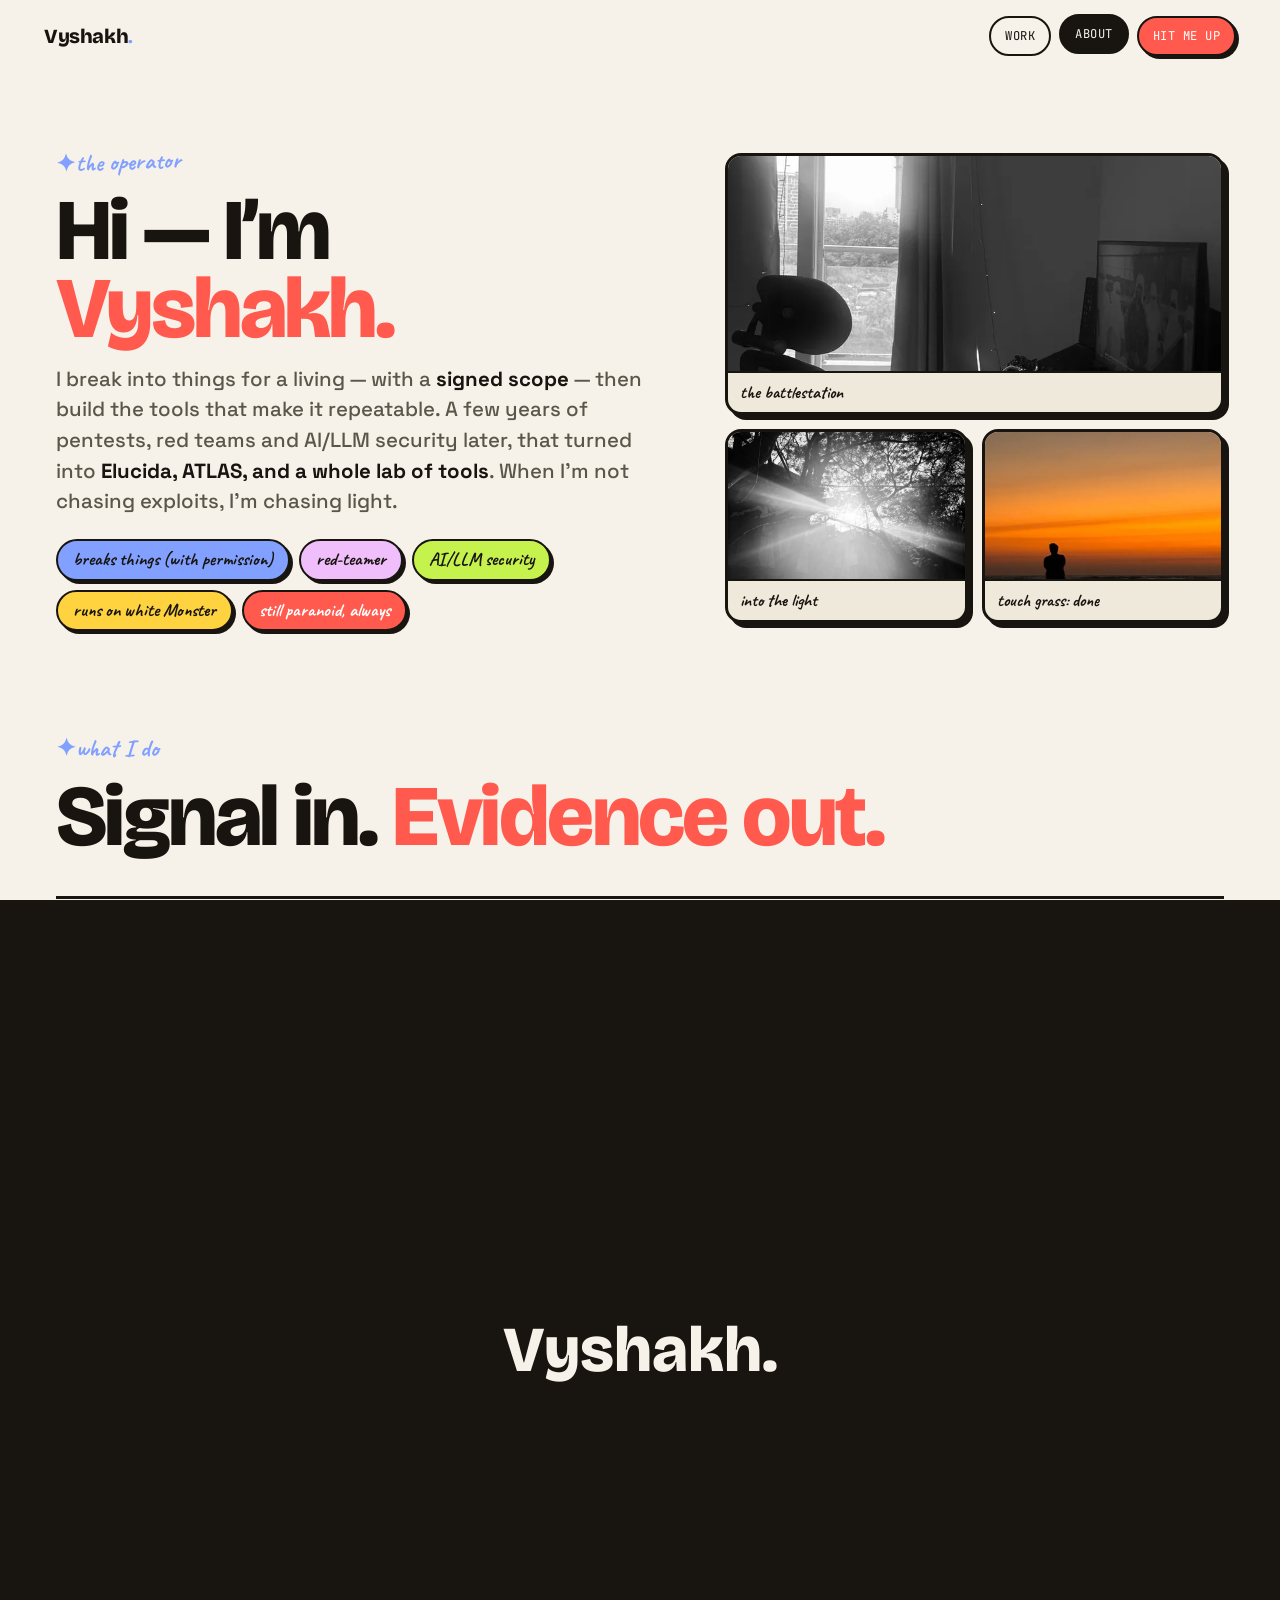
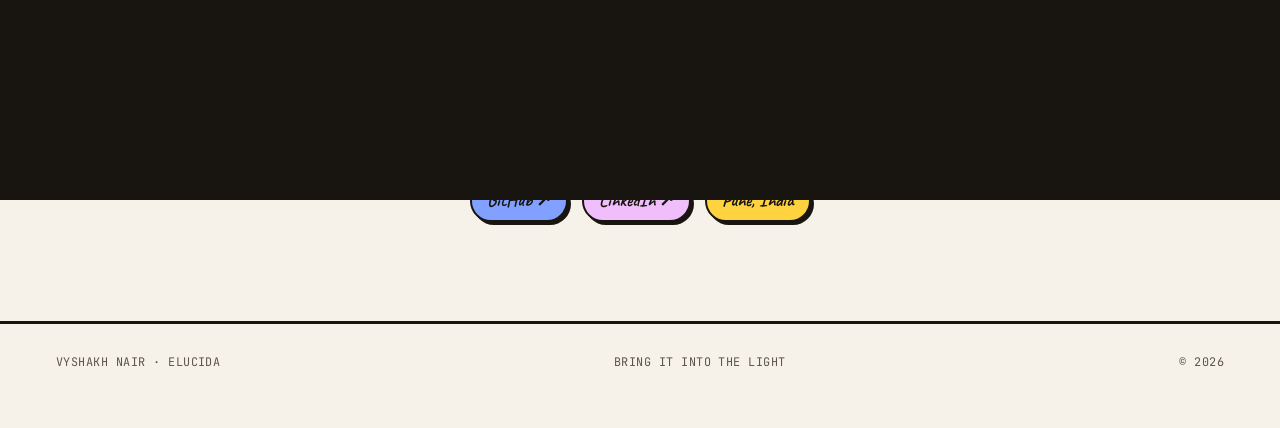
<file: about.html>
<!DOCTYPE html><html lang="en"><head>
<meta charset="UTF-8"><meta name="viewport" content="width=device-width, initial-scale=1">
<title>About — Vyshakh Nair</title><meta name="description" content="Vyshakh Nair — offensive security engineer in Pune, India. Red-teamer, AI/LLM security, builder of the Elucida suite and ATLAS.">
<link rel="preconnect" href="https://fonts.googleapis.com"><link rel="preconnect" href="https://fonts.gstatic.com" crossorigin>
<link href="https://fonts.googleapis.com/css2?family=Bricolage+Grotesque:opsz,wght@12..96,600;12..96,700;12..96,800&family=Space+Grotesk:wght@400;500;600;700&family=Caveat:wght@600;700&family=JetBrains+Mono:wght@500;700&display=swap" rel="stylesheet">
<link rel="stylesheet" href="css/site.css?v=2">
<link rel="icon" href="data:image/svg+xml,<svg xmlns='http://www.w3.org/2000/svg' viewBox='0 0 100 100'><text y='.9em' font-size='90'>&#9670;</text></svg>">
</head><body>
<div class="veil"><span class="veil__w">Vyshakh.</span></div><header class="nav">
  <a href="index.html" class="nav__brand">Vyshakh<b>.</b></a>
  <nav class="nav__links">
    
    <a href="index.html#work">Work</a>
    <a href="about.html" aria-current="page">About</a>
    <a href="mailto:vyshakhg04@gmail.com" class="cta">Hit me up</a>
  </nav>
</header>
<section class="sec" style="padding-top:clamp(120px,16vh,180px)">
  <div class="about">
    <div class="rv">
      <div class="eyebrow">the operator</div>
      <h2 class="h2">Hi &mdash; I&rsquo;m <em>Vyshakh.</em></h2>
      <p class="about__p">I break into things for a living &mdash; with a <b>signed scope</b> &mdash; then build the tools that make it repeatable. A few years of pentests, red teams and AI/LLM security later, that turned into <b>Elucida, ATLAS, and a whole lab of tools</b>. When I&rsquo;m not chasing exploits, I&rsquo;m chasing light.</p>
      <ul class="traits">
        <li class="badge blue">breaks things (with permission)</li><li class="badge lilac">red-teamer</li>
        <li class="badge lime">AI/LLM security</li><li class="badge sun">runs on white Monster</li><li class="badge coral">still paranoid, always</li>
      </ul>
    </div>
    <div class="crew rv" data-d="1">
      <figure><img src="assets/photos/desk.webp" alt="" loading="lazy"><figcaption>the battlestation</figcaption></figure>
      <figure><img src="assets/photos/light.webp" alt="" loading="lazy"><figcaption>into the light</figcaption></figure>
      <figure><img src="assets/photos/sunset.webp" alt="" loading="lazy"><figcaption>touch grass: done</figcaption></figure>
    </div>
  </div>
</section>
<section class="sec" id="services" style="padding-top:0">
  <div class="eyebrow rv">what I do</div>
  <h2 class="h2 rv" data-d="1">Signal in. <em>Evidence out.</em></h2>
  <div class="svc rv" data-d="1">
    <div class="srow"><span class="srow__n">01</span><span class="srow__t">Ingest</span><span class="srow__d">Repos, images, cloud roles, gateways and vendor docs &mdash; one asset graph.</span></div>
    <div class="srow"><span class="srow__n">02</span><span class="srow__t">Reason</span><span class="srow__d">Deterministic rules plus an AI loop that plans, chains and correlates.</span></div>
    <div class="srow"><span class="srow__n">03</span><span class="srow__t">Score</span><span class="srow__d">Calibrated confidence, cross-signal corroboration, no black boxes.</span></div>
    <div class="srow"><span class="srow__n">04</span><span class="srow__t">Prove</span><span class="srow__d">A report, a VEX decision, or an examiner-defensible trace.</span></div>
  </div>
</section>
<section class="sec contact">
  <h2 class="contact__big rv">Let&rsquo;s <em>build something.</em></h2>
  <a class="contact__mail rv" data-d="1" href="mailto:vyshakhg04@gmail.com">vyshakhg04@gmail.com</a>
  <div class="contact__row rv" data-d="2"><a class="badge blue" href="https://github.com/VyshakhNaiR" target="_blank" rel="noopener">GitHub &#8599;</a><a class="badge lilac" href="https://www.linkedin.com/in/vyshakh-nair-763127131/" target="_blank" rel="noopener">LinkedIn &#8599;</a><span class="badge sun">Pune, India</span></div>
</section>
<footer class="footer"><span>Vyshakh Nair &middot; Elucida</span><span>bring it into the light</span><span>&copy; 2026</span></footer>
<script src="js/site.js?v=2"></script></body></html>
</file>
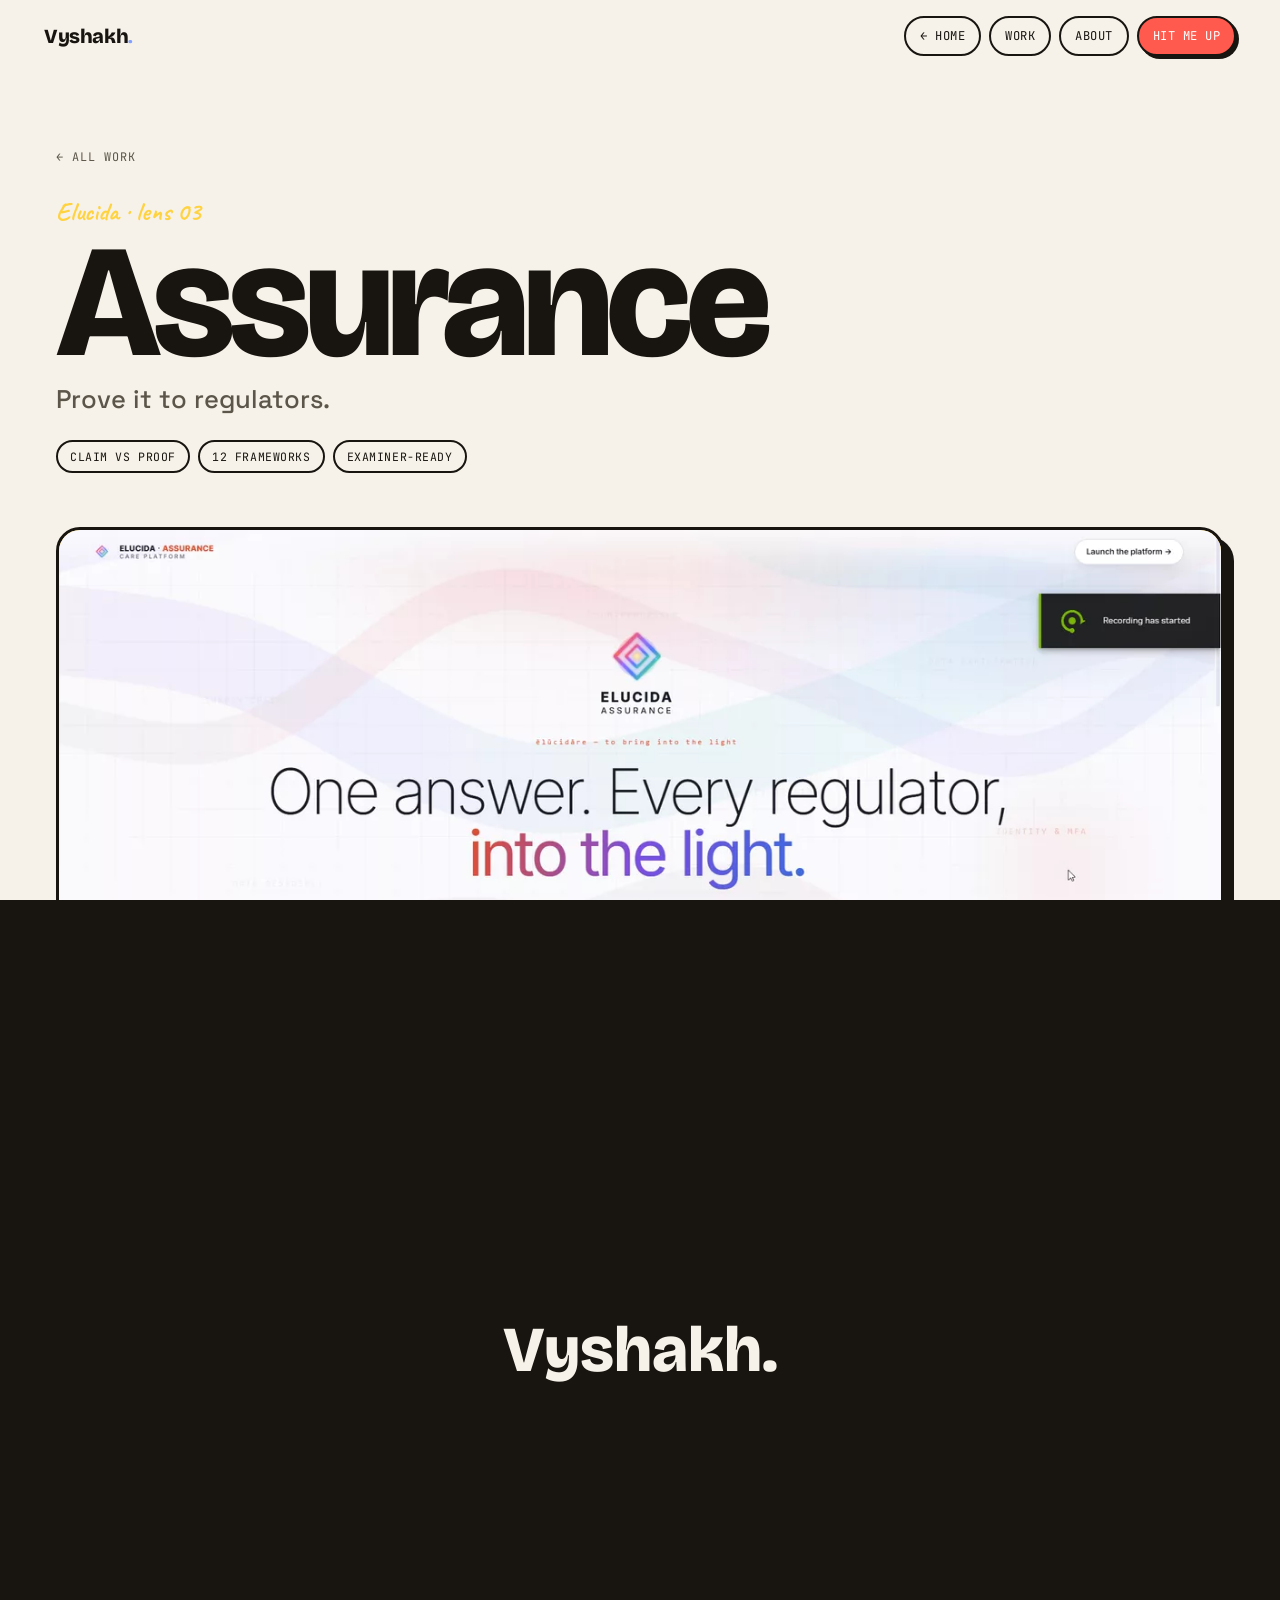
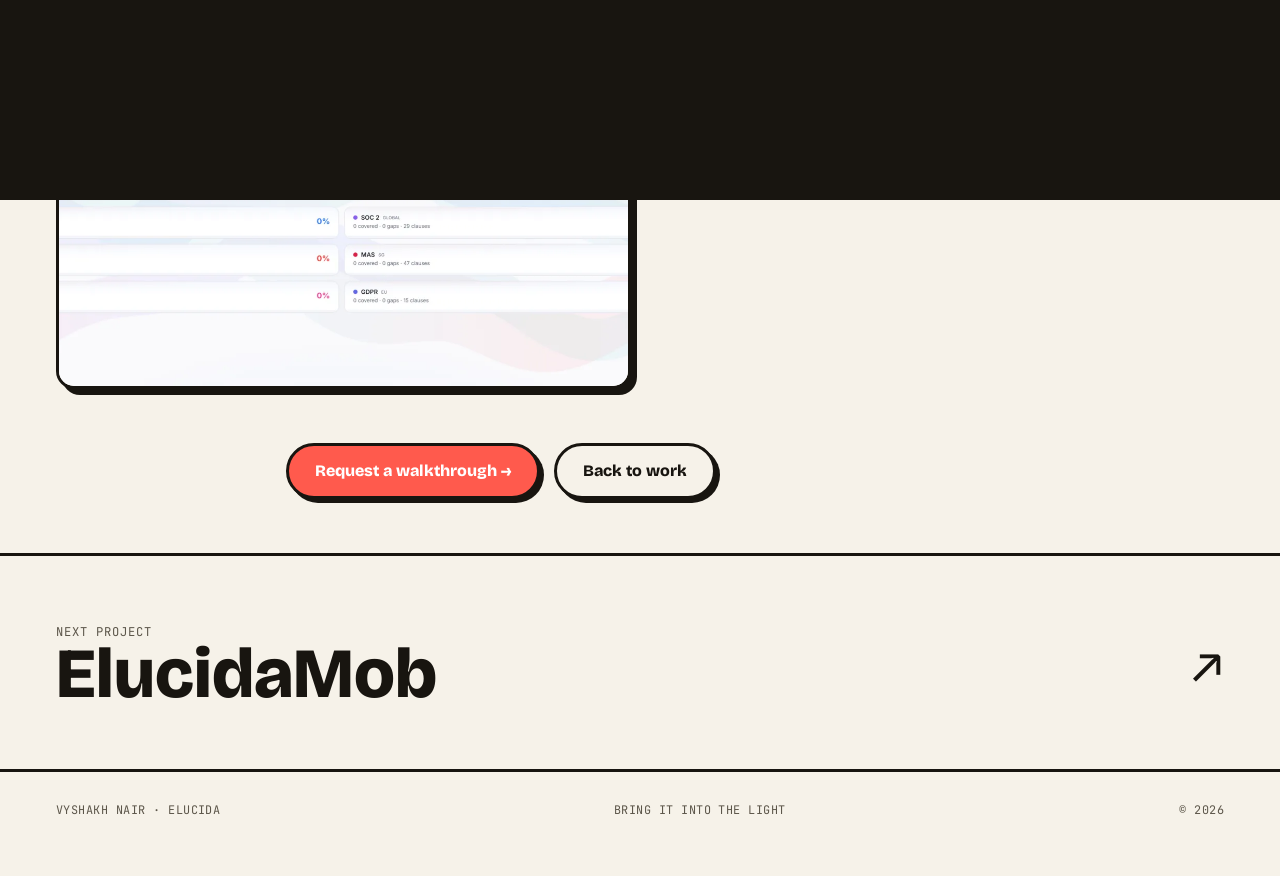
<file: work/assurance.html>
<!DOCTYPE html><html lang="en"><head>
<meta charset="UTF-8"><meta name="viewport" content="width=device-width, initial-scale=1">
<title>Assurance — Vyshakh Nair</title><meta name="description" content="Assurance — Prove it to regulators.">
<link rel="preconnect" href="https://fonts.googleapis.com"><link rel="preconnect" href="https://fonts.gstatic.com" crossorigin>
<link href="https://fonts.googleapis.com/css2?family=Bricolage+Grotesque:opsz,wght@12..96,600;12..96,700;12..96,800&family=Space+Grotesk:wght@400;500;600;700&family=Caveat:wght@600;700&family=JetBrains+Mono:wght@500;700&display=swap" rel="stylesheet">
<link rel="stylesheet" href="../css/site.css?v=2">
<link rel="icon" href="data:image/svg+xml,<svg xmlns='http://www.w3.org/2000/svg' viewBox='0 0 100 100'><text y='.9em' font-size='90'>&#9670;</text></svg>">
</head><body>
<div class="veil"><span class="veil__w">Vyshakh.</span></div><header class="nav">
  <a href="../index.html" class="nav__brand">Vyshakh<b>.</b></a>
  <nav class="nav__links">
    <a href="../index.html" class="back">&larr; Home</a>
    <a href="../index.html#work">Work</a>
    <a href="../about.html">About</a>
    <a href="mailto:vyshakhg04@gmail.com" class="cta">Hit me up</a>
  </nav>
</header>
<article style="--pc:#ffd23f">
  <section class="phero">
    <a class="phero__back" href="../index.html#work">&larr; all work</a>
    <div class="phero__k">Elucida &middot; lens 03</div>
    <h1 class="phero__name">Assurance</h1>
    <p class="phero__line">Prove it to regulators.</p>
    <div class="phero__tags"><span>claim vs proof</span><span>12 frameworks</span><span>examiner-ready</span></div>
  </section>
  <div class="pmedia rv"><div class="pmedia__frame"><video data-lazy loop muted playsinline preload="none" poster="../assets/assurance/welcome-new-poster.webp"><source src="../assets/assurance/welcome-new.mp4" type="video/mp4"></video></div></div>
  <div class="pbody rv"><h2>The idea</h2><p>Reads a vendor&rsquo;s evidence, judges every claim against the proof, and crosswalks each verdict across the security and regulatory frameworks that matter.</p><h2>The output</h2><p>Explainable, examiner-defensible results: what, where, why, and how to fix &mdash; a report, a VEX decision, or a trace you can hand to an auditor.</p></div>
  <div class="pgallery rv"><figure><img src="../assets/assurance/coverage.webp" alt="" loading="lazy"></figure></div>
  <div class="pcta rv"><a class="btn btn--p" href="mailto:vyshakhg04@gmail.com?subject=Elucida%20Assurance">Request a walkthrough &rarr;</a><a class="btn btn--g" href="../index.html#work">Back to work</a></div>
  <nav class="pnext">
    <a href="elucidamob.html"><span><span class="pnext__l">Next project</span><br><span class="pnext__n">ElucidaMob</span></span><span class="pnext__x">&#8599;</span></a>
  </nav>
</article>
<footer class="footer"><span>Vyshakh Nair &middot; Elucida</span><span>bring it into the light</span><span>&copy; 2026</span></footer>
<script src="../js/site.js?v=2"></script></body></html>
</file>
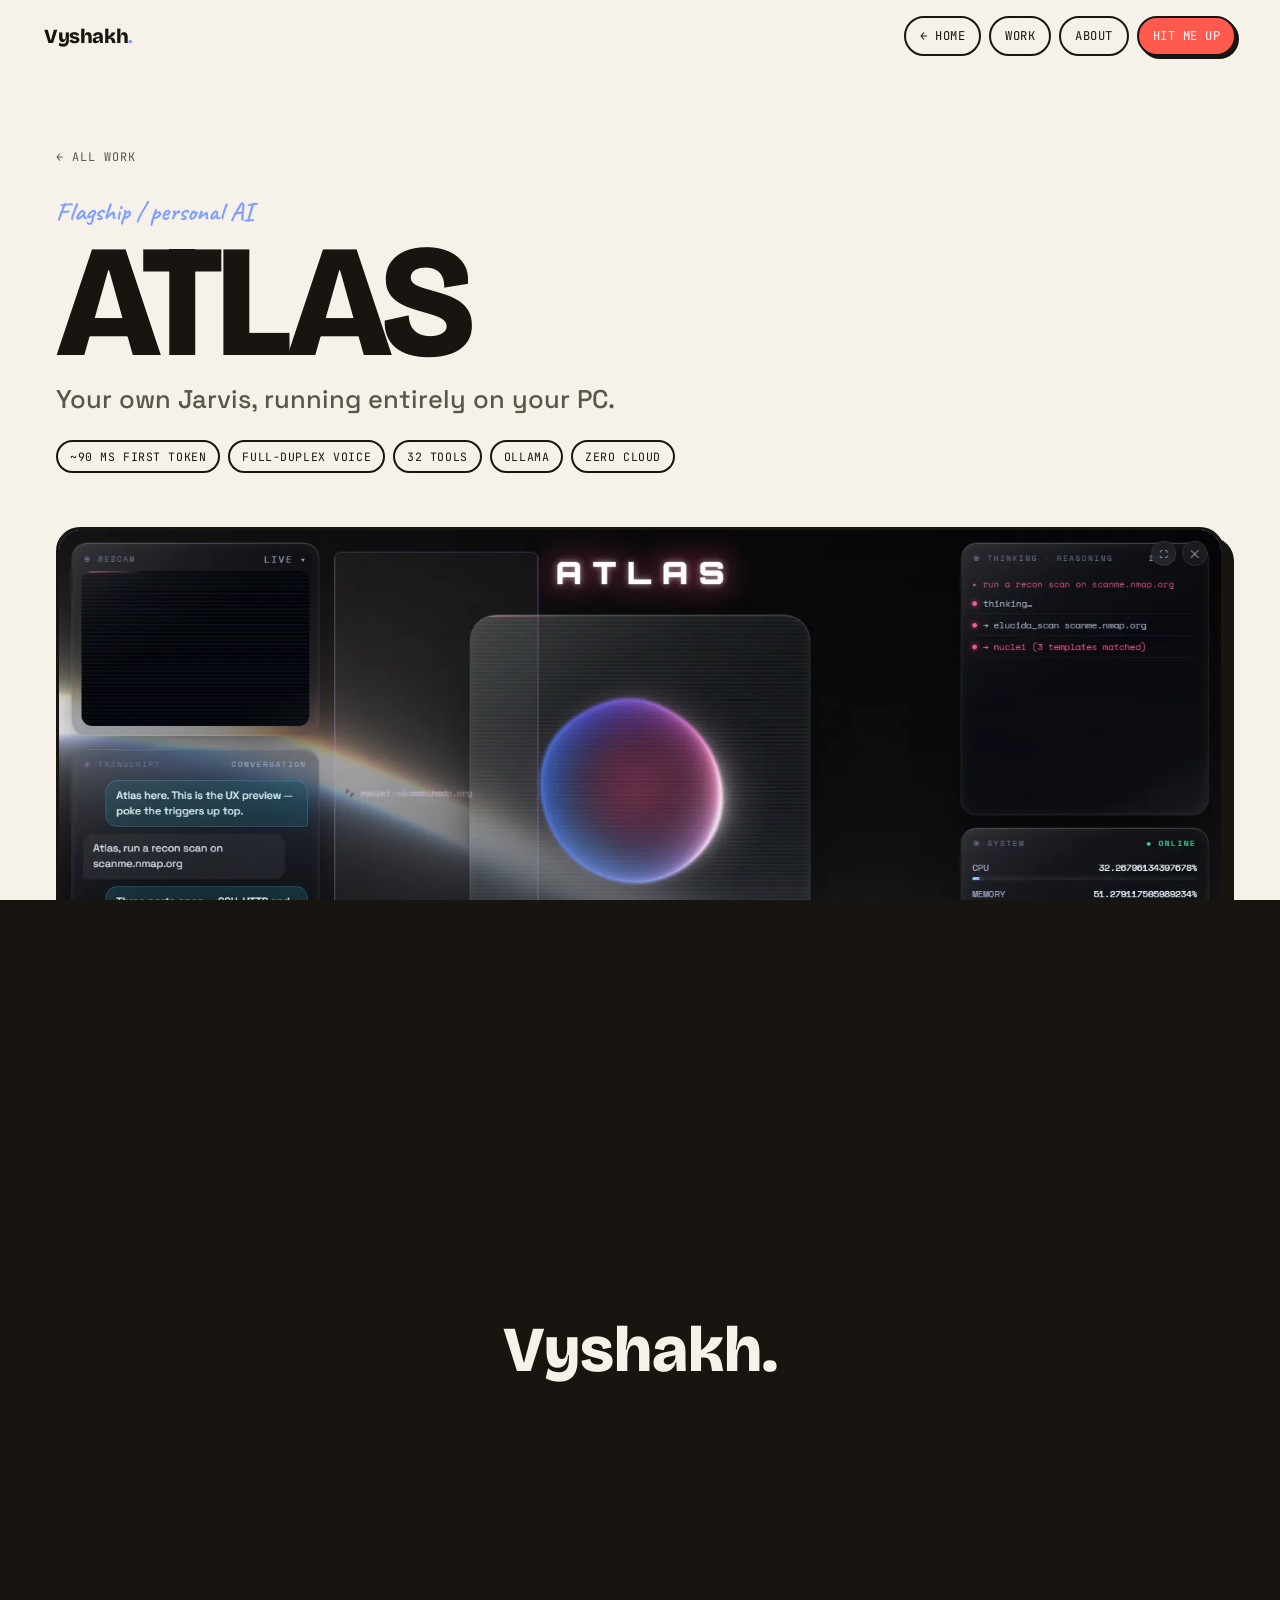
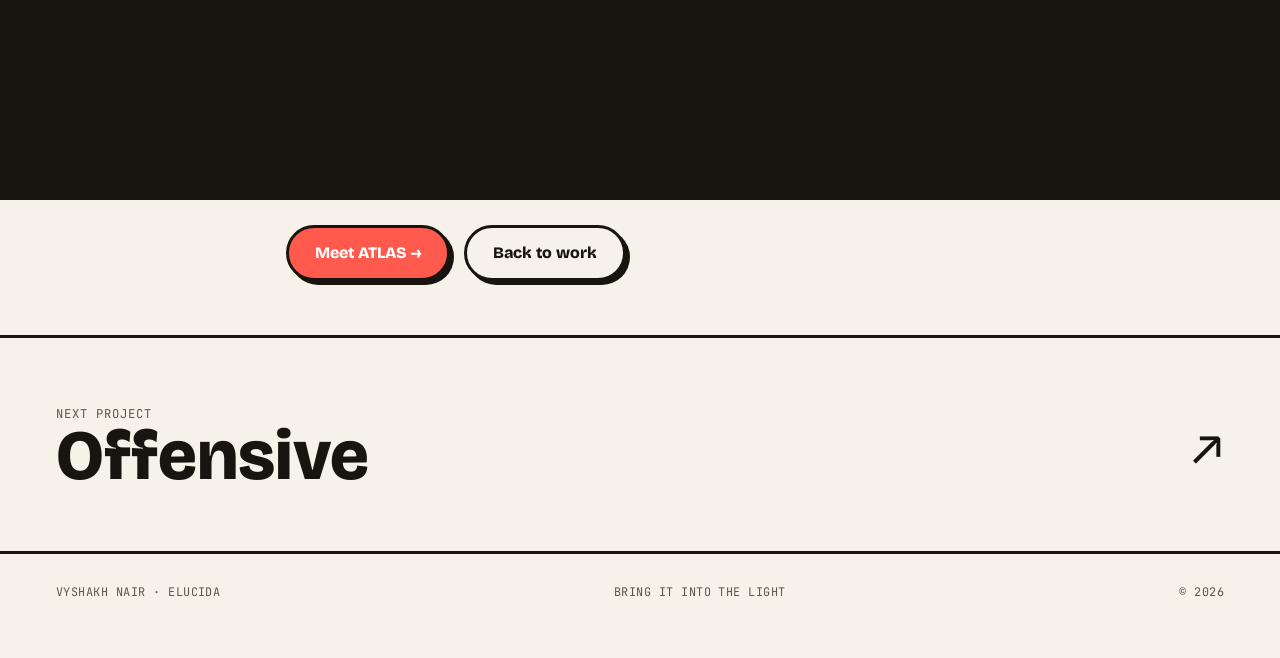
<file: work/atlas.html>
<!DOCTYPE html><html lang="en"><head>
<meta charset="UTF-8"><meta name="viewport" content="width=device-width, initial-scale=1">
<title>ATLAS — Vyshakh Nair</title><meta name="description" content="ATLAS — Your own Jarvis, running entirely on your PC.">
<link rel="preconnect" href="https://fonts.googleapis.com"><link rel="preconnect" href="https://fonts.gstatic.com" crossorigin>
<link href="https://fonts.googleapis.com/css2?family=Bricolage+Grotesque:opsz,wght@12..96,600;12..96,700;12..96,800&family=Space+Grotesk:wght@400;500;600;700&family=Caveat:wght@600;700&family=JetBrains+Mono:wght@500;700&display=swap" rel="stylesheet">
<link rel="stylesheet" href="../css/site.css?v=2">
<link rel="icon" href="data:image/svg+xml,<svg xmlns='http://www.w3.org/2000/svg' viewBox='0 0 100 100'><text y='.9em' font-size='90'>&#9670;</text></svg>">
</head><body>
<div class="veil"><span class="veil__w">Vyshakh.</span></div><header class="nav">
  <a href="../index.html" class="nav__brand">Vyshakh<b>.</b></a>
  <nav class="nav__links">
    <a href="../index.html" class="back">&larr; Home</a>
    <a href="../index.html#work">Work</a>
    <a href="../about.html">About</a>
    <a href="mailto:vyshakhg04@gmail.com" class="cta">Hit me up</a>
  </nav>
</header>
<article style="--pc:#82a0ff">
  <section class="phero">
    <a class="phero__back" href="../index.html#work">&larr; all work</a>
    <div class="phero__k">Flagship / personal AI</div>
    <h1 class="phero__name">ATLAS</h1>
    <p class="phero__line">Your own Jarvis, running entirely on your PC.</p>
    <div class="phero__tags"><span>~90 ms first token</span><span>full-duplex voice</span><span>32 tools</span><span>Ollama</span><span>zero cloud</span></div>
  </section>
  <div class="pmedia rv"><div class="pmedia__frame"><img src="../assets/atlas/cockpit.webp" alt="ATLAS"></div></div>
  <div class="pbody rv"><h2>What it is</h2><p>ATLAS is a fully-local, voice-activated AI companion &mdash; a real personality with real hands and real memory. You just talk to it. The brain, speech, vision and memory all run on your own GPU. <b>No cloud, no API keys, nothing leaves the machine.</b></p><h2>Why it feels alive</h2><p>Full-duplex voice with real barge-in &mdash; interrupt it mid-sentence. It carries memory across sessions, reads your webcam and your screen, and actually operates the machine: types, clicks buttons by name, launches apps, drives its own browser. Measured at ~90 ms to first token and ~88 ms to first audio on a single RTX 5060 Ti.</p></div>
  
  <div class="pcta rv"><a class="btn btn--p" href="mailto:vyshakhg04@gmail.com?subject=ATLAS">Meet ATLAS &rarr;</a><a class="btn btn--g" href="../index.html#work">Back to work</a></div>
  <nav class="pnext">
    <a href="offensive.html"><span><span class="pnext__l">Next project</span><br><span class="pnext__n">Offensive</span></span><span class="pnext__x">&#8599;</span></a>
  </nav>
</article>
<footer class="footer"><span>Vyshakh Nair &middot; Elucida</span><span>bring it into the light</span><span>&copy; 2026</span></footer>
<script src="../js/site.js?v=2"></script></body></html>
</file>
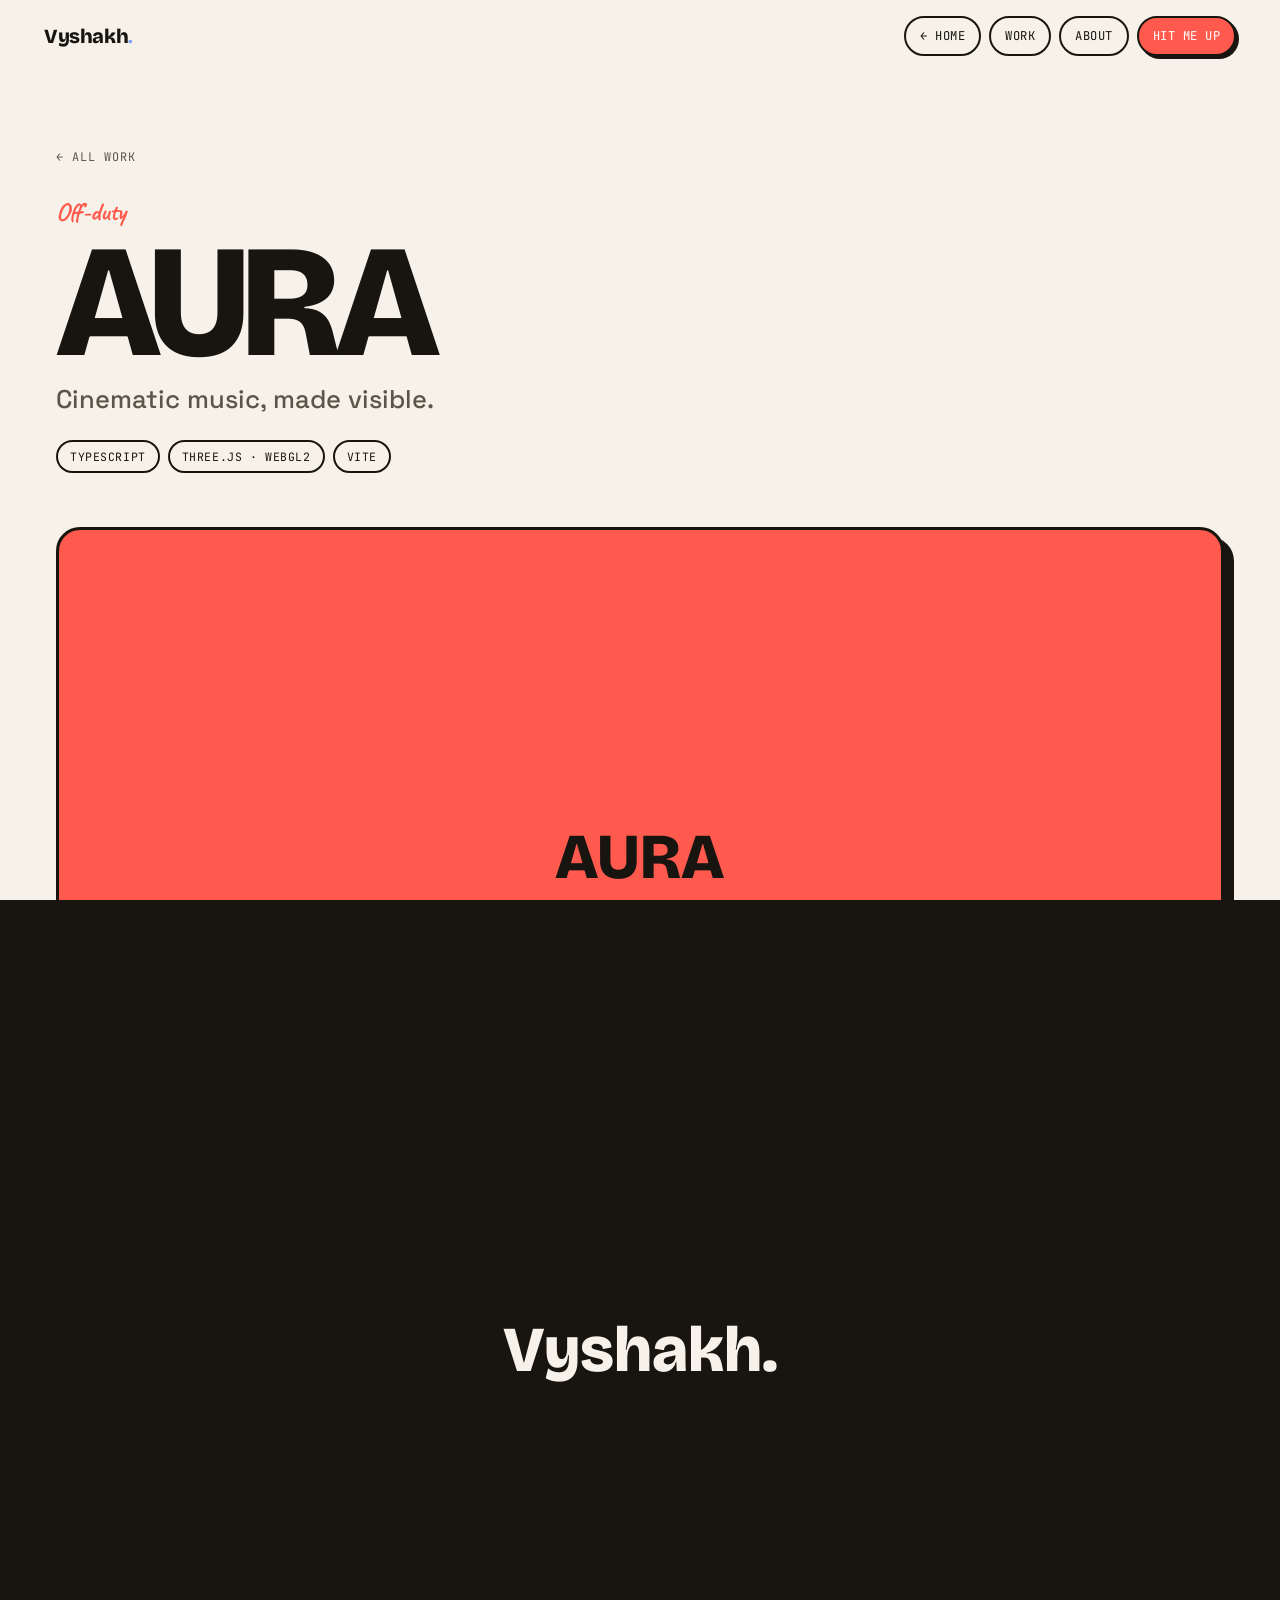
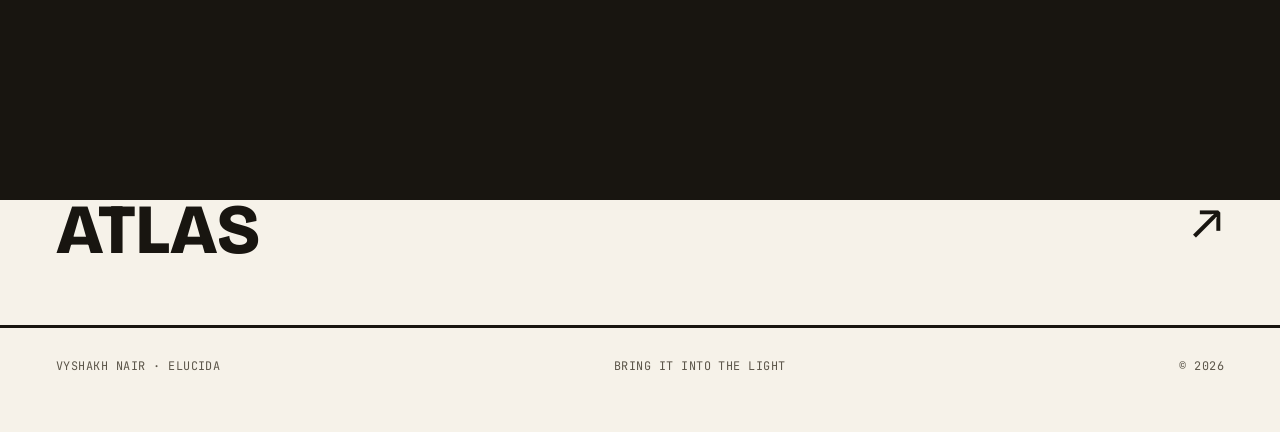
<file: work/aura.html>
<!DOCTYPE html><html lang="en"><head>
<meta charset="UTF-8"><meta name="viewport" content="width=device-width, initial-scale=1">
<title>AURA — Vyshakh Nair</title><meta name="description" content="AURA — Cinematic music, made visible.">
<link rel="preconnect" href="https://fonts.googleapis.com"><link rel="preconnect" href="https://fonts.gstatic.com" crossorigin>
<link href="https://fonts.googleapis.com/css2?family=Bricolage+Grotesque:opsz,wght@12..96,600;12..96,700;12..96,800&family=Space+Grotesk:wght@400;500;600;700&family=Caveat:wght@600;700&family=JetBrains+Mono:wght@500;700&display=swap" rel="stylesheet">
<link rel="stylesheet" href="../css/site.css?v=2">
<link rel="icon" href="data:image/svg+xml,<svg xmlns='http://www.w3.org/2000/svg' viewBox='0 0 100 100'><text y='.9em' font-size='90'>&#9670;</text></svg>">
</head><body>
<div class="veil"><span class="veil__w">Vyshakh.</span></div><header class="nav">
  <a href="../index.html" class="nav__brand">Vyshakh<b>.</b></a>
  <nav class="nav__links">
    <a href="../index.html" class="back">&larr; Home</a>
    <a href="../index.html#work">Work</a>
    <a href="../about.html">About</a>
    <a href="mailto:vyshakhg04@gmail.com" class="cta">Hit me up</a>
  </nav>
</header>
<article style="--pc:#ff5a4d">
  <section class="phero">
    <a class="phero__back" href="../index.html#work">&larr; all work</a>
    <div class="phero__k">Off-duty</div>
    <h1 class="phero__name">AURA</h1>
    <p class="phero__line">Cinematic music, made visible.</p>
    <div class="phero__tags"><span>TypeScript</span><span>three.js &middot; WebGL2</span><span>Vite</span></div>
  </section>
  <div class="pmedia rv"><div class="pmedia__frame"><div class="mono">AURA</div></div></div>
  <div class="pbody rv"><h2>What it is</h2><p>A real-time, beat-synced WebGL visualizer that listens to the actual audio &mdash; so it works with any streaming service.</p><h2>The craft</h2><p>Browser FFT, onset detection and BPM tracking, painted from the album-art palette. Built for the fun of it.</p></div>
  
  <div class="pcta rv"><a class="btn btn--p" href="https://github.com/VyshakhNaiR/aura" target="_blank" rel="noopener">View on GitHub &#8599;</a><a class="btn btn--g" href="../index.html#work">Back to work</a></div>
  <nav class="pnext">
    <a href="atlas.html"><span><span class="pnext__l">Next project</span><br><span class="pnext__n">ATLAS</span></span><span class="pnext__x">&#8599;</span></a>
  </nav>
</article>
<footer class="footer"><span>Vyshakh Nair &middot; Elucida</span><span>bring it into the light</span><span>&copy; 2026</span></footer>
<script src="../js/site.js?v=2"></script></body></html>
</file>
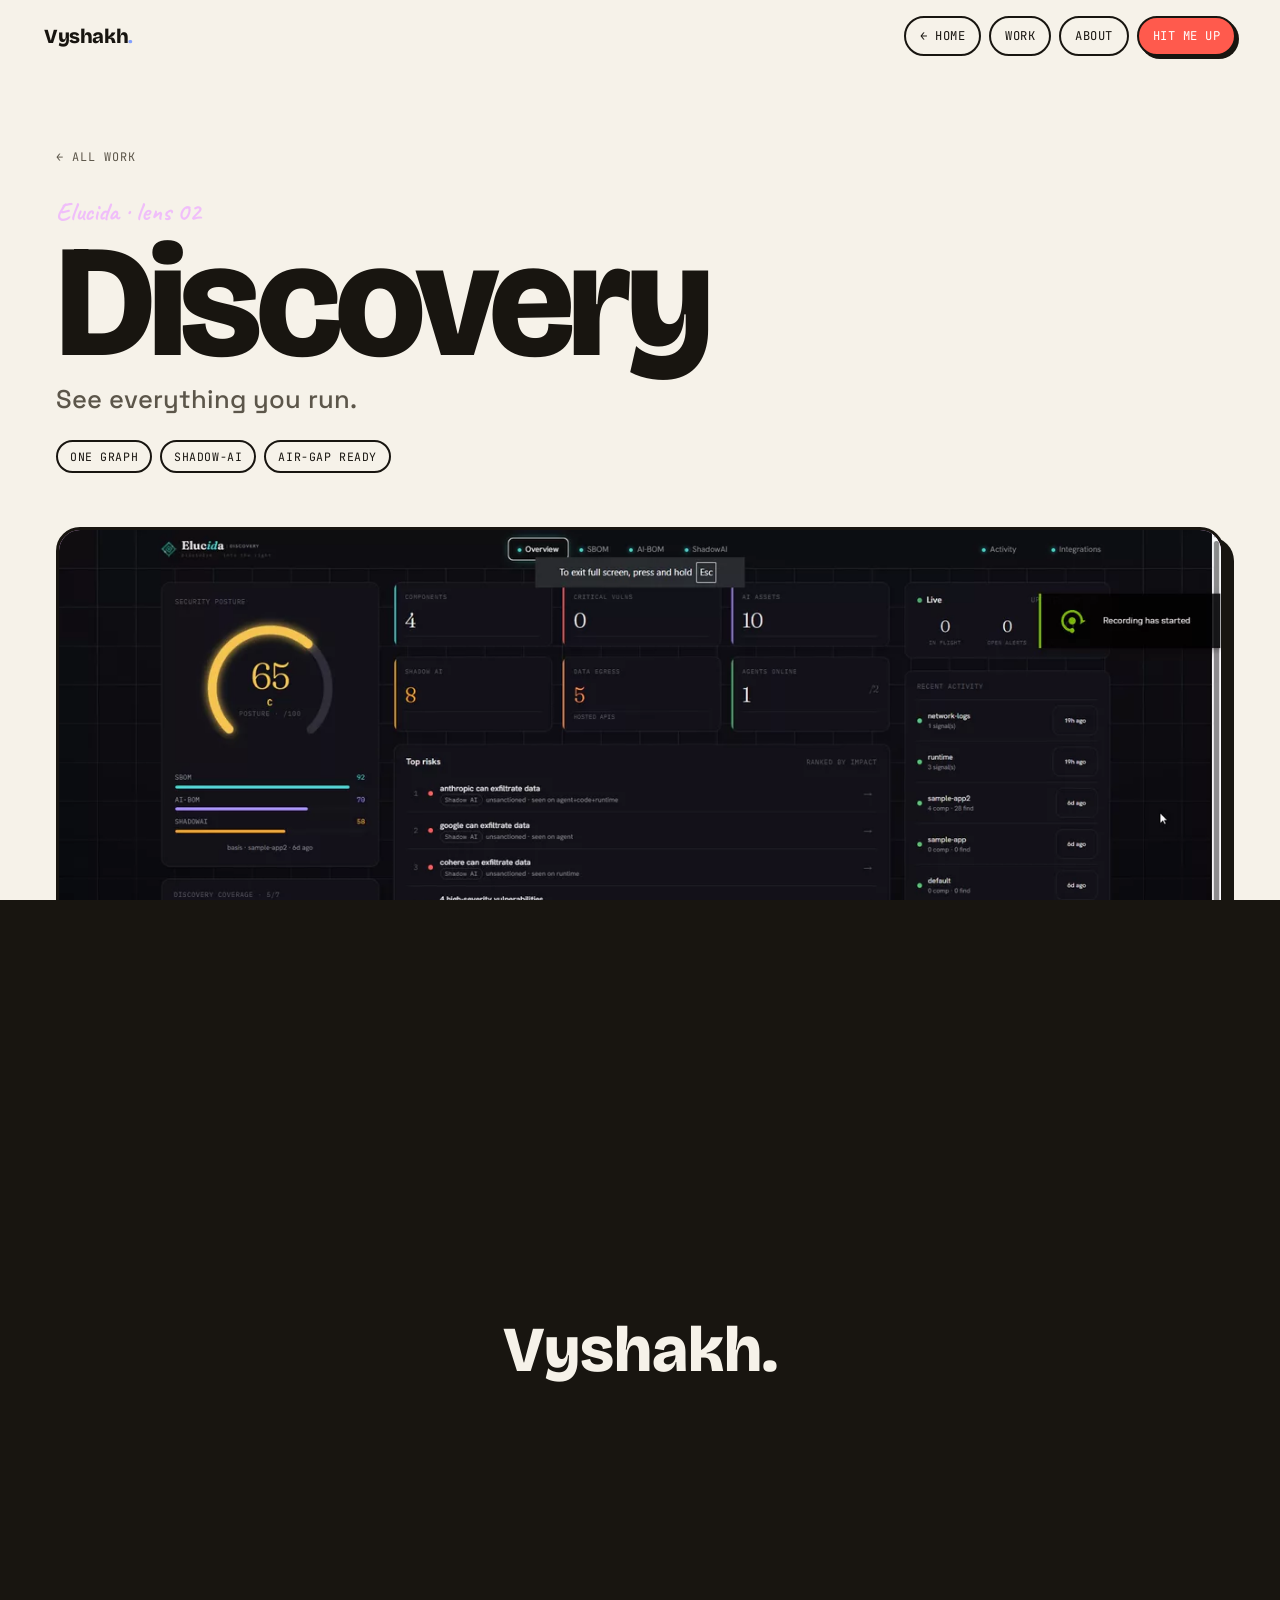
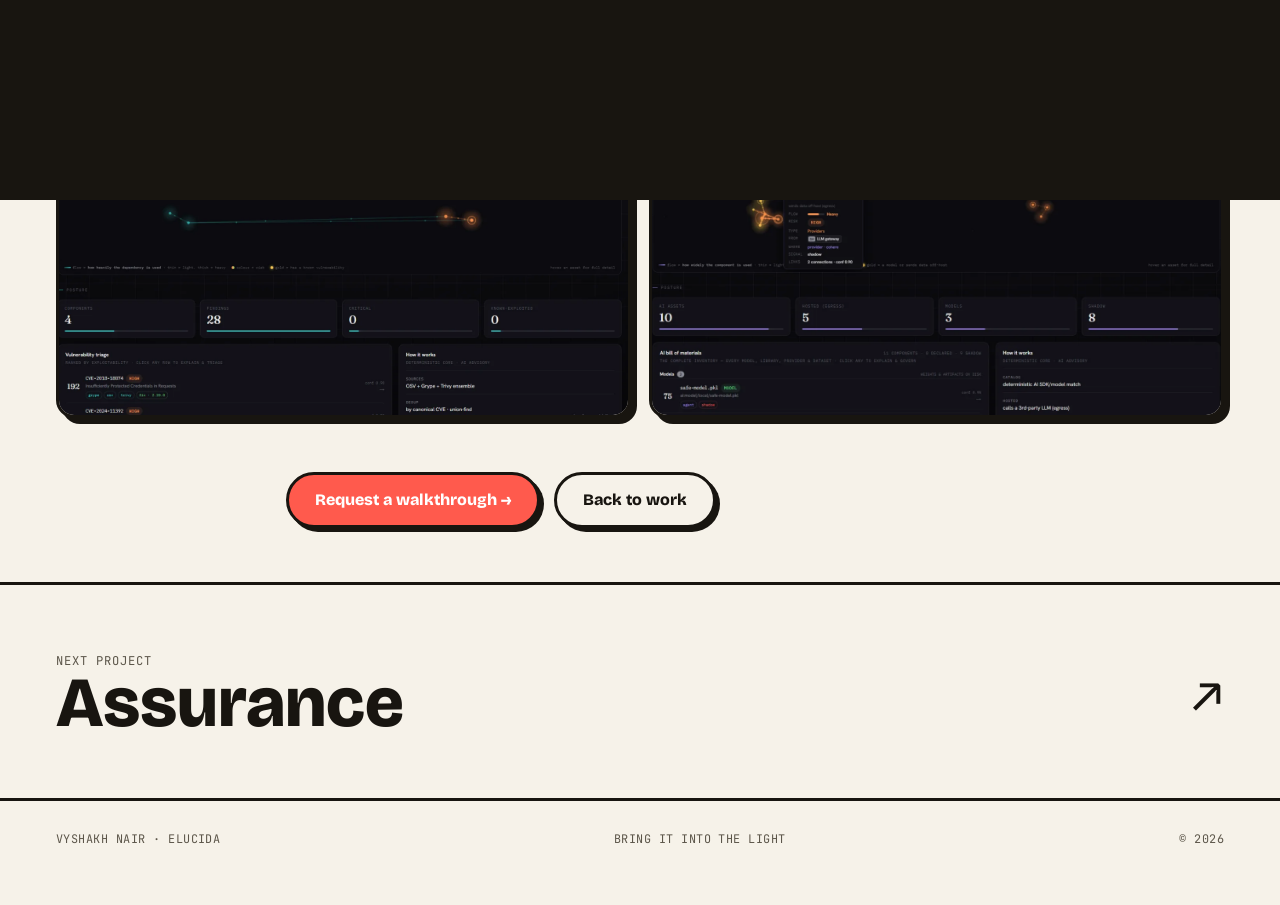
<file: work/discovery.html>
<!DOCTYPE html><html lang="en"><head>
<meta charset="UTF-8"><meta name="viewport" content="width=device-width, initial-scale=1">
<title>Discovery — Vyshakh Nair</title><meta name="description" content="Discovery — See everything you run.">
<link rel="preconnect" href="https://fonts.googleapis.com"><link rel="preconnect" href="https://fonts.gstatic.com" crossorigin>
<link href="https://fonts.googleapis.com/css2?family=Bricolage+Grotesque:opsz,wght@12..96,600;12..96,700;12..96,800&family=Space+Grotesk:wght@400;500;600;700&family=Caveat:wght@600;700&family=JetBrains+Mono:wght@500;700&display=swap" rel="stylesheet">
<link rel="stylesheet" href="../css/site.css?v=2">
<link rel="icon" href="data:image/svg+xml,<svg xmlns='http://www.w3.org/2000/svg' viewBox='0 0 100 100'><text y='.9em' font-size='90'>&#9670;</text></svg>">
</head><body>
<div class="veil"><span class="veil__w">Vyshakh.</span></div><header class="nav">
  <a href="../index.html" class="nav__brand">Vyshakh<b>.</b></a>
  <nav class="nav__links">
    <a href="../index.html" class="back">&larr; Home</a>
    <a href="../index.html#work">Work</a>
    <a href="../about.html">About</a>
    <a href="mailto:vyshakhg04@gmail.com" class="cta">Hit me up</a>
  </nav>
</header>
<article style="--pc:#f0befa">
  <section class="phero">
    <a class="phero__back" href="../index.html#work">&larr; all work</a>
    <div class="phero__k">Elucida &middot; lens 02</div>
    <h1 class="phero__name">Discovery</h1>
    <p class="phero__line">See everything you run.</p>
    <div class="phero__tags"><span>one graph</span><span>shadow-AI</span><span>air-gap ready</span></div>
  </section>
  <div class="pmedia rv"><div class="pmedia__frame"><video data-lazy loop muted playsinline preload="none" poster="../assets/discovery/overview-poster.webp"><source src="../assets/discovery/overview.mp4" type="video/mp4"></video></div></div>
  <div class="pbody rv"><h2>The idea</h2><p>SBOM, AI-BOM and Shadow-AI on one confidence-scored asset graph &mdash; every component, every model, and every unsanctioned AI, dragged into the light.</p><h2>Why it matters</h2><p>The danger is rarely the bug you found; it is the asset, the model, or the vendor claim you never saw. Discovery builds the complete inventory first &mdash; the denominator &mdash; so nothing hides in the gaps.</p></div>
  <div class="pgallery rv"><figure><img src="../assets/discovery/poc-sbom.webp" alt="" loading="lazy"></figure><figure><img src="../assets/discovery/poc-aibom.webp" alt="" loading="lazy"></figure></div>
  <div class="pcta rv"><a class="btn btn--p" href="mailto:vyshakhg04@gmail.com?subject=Elucida%20Discovery">Request a walkthrough &rarr;</a><a class="btn btn--g" href="../index.html#work">Back to work</a></div>
  <nav class="pnext">
    <a href="assurance.html"><span><span class="pnext__l">Next project</span><br><span class="pnext__n">Assurance</span></span><span class="pnext__x">&#8599;</span></a>
  </nav>
</article>
<footer class="footer"><span>Vyshakh Nair &middot; Elucida</span><span>bring it into the light</span><span>&copy; 2026</span></footer>
<script src="../js/site.js?v=2"></script></body></html>
</file>
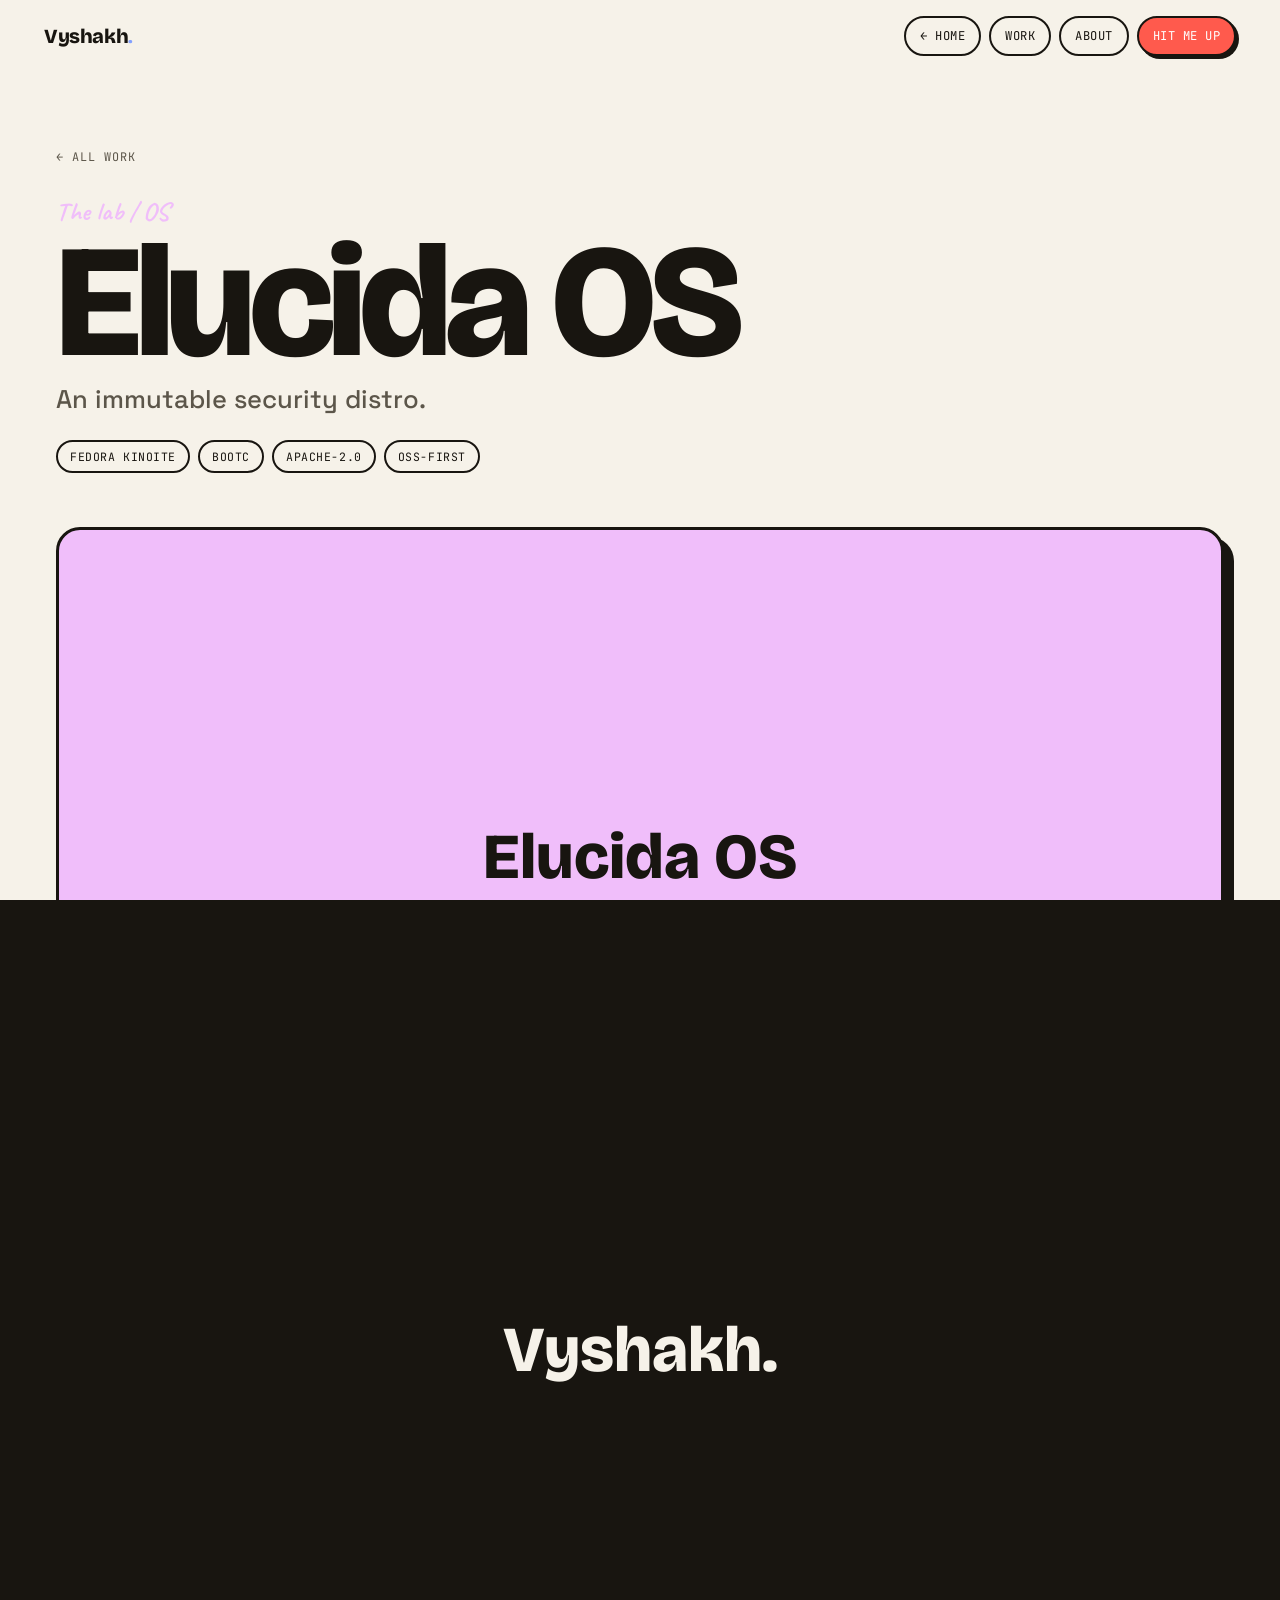
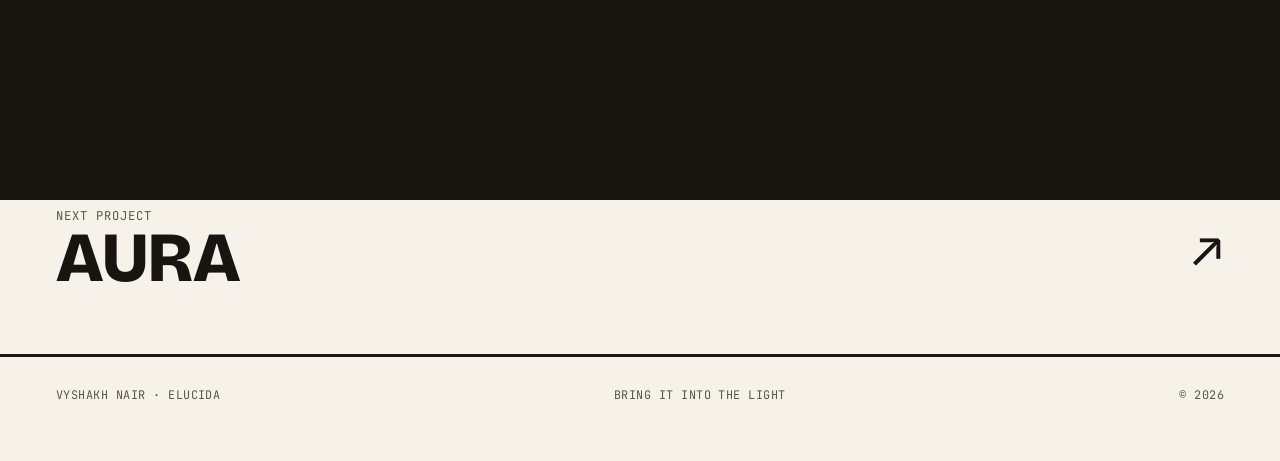
<file: work/elucida-os.html>
<!DOCTYPE html><html lang="en"><head>
<meta charset="UTF-8"><meta name="viewport" content="width=device-width, initial-scale=1">
<title>Elucida OS — Vyshakh Nair</title><meta name="description" content="Elucida OS — An immutable security distro.">
<link rel="preconnect" href="https://fonts.googleapis.com"><link rel="preconnect" href="https://fonts.gstatic.com" crossorigin>
<link href="https://fonts.googleapis.com/css2?family=Bricolage+Grotesque:opsz,wght@12..96,600;12..96,700;12..96,800&family=Space+Grotesk:wght@400;500;600;700&family=Caveat:wght@600;700&family=JetBrains+Mono:wght@500;700&display=swap" rel="stylesheet">
<link rel="stylesheet" href="../css/site.css?v=2">
<link rel="icon" href="data:image/svg+xml,<svg xmlns='http://www.w3.org/2000/svg' viewBox='0 0 100 100'><text y='.9em' font-size='90'>&#9670;</text></svg>">
</head><body>
<div class="veil"><span class="veil__w">Vyshakh.</span></div><header class="nav">
  <a href="../index.html" class="nav__brand">Vyshakh<b>.</b></a>
  <nav class="nav__links">
    <a href="../index.html" class="back">&larr; Home</a>
    <a href="../index.html#work">Work</a>
    <a href="../about.html">About</a>
    <a href="mailto:vyshakhg04@gmail.com" class="cta">Hit me up</a>
  </nav>
</header>
<article style="--pc:#f0befa">
  <section class="phero">
    <a class="phero__back" href="../index.html#work">&larr; all work</a>
    <div class="phero__k">The lab / OS</div>
    <h1 class="phero__name">Elucida OS</h1>
    <p class="phero__line">An immutable security distro.</p>
    <div class="phero__tags"><span>Fedora Kinoite</span><span>bootc</span><span>Apache-2.0</span><span>OSS-first</span></div>
  </section>
  <div class="pmedia rv"><div class="pmedia__frame"><div class="mono">Elucida OS</div></div></div>
  <div class="pbody rv"><h2>What it is</h2><p>A security-focused, immutable, container-native Linux distribution built on Fedora Kinoite (bootc). A kill-chain-organized tool launcher, a scope-aware terminal, and a bring-your-own-key AI workflow layer.</p><h2>Where it is</h2><p>An early, OSS-first preview &mdash; open to collaborators who want a reproducible, immutable base for offensive work.</p></div>
  
  <div class="pcta rv"><a class="btn btn--p" href="mailto:vyshakhg04@gmail.com?subject=Elucida%20OS">Get involved &rarr;</a><a class="btn btn--g" href="../index.html#work">Back to work</a></div>
  <nav class="pnext">
    <a href="aura.html"><span><span class="pnext__l">Next project</span><br><span class="pnext__n">AURA</span></span><span class="pnext__x">&#8599;</span></a>
  </nav>
</article>
<footer class="footer"><span>Vyshakh Nair &middot; Elucida</span><span>bring it into the light</span><span>&copy; 2026</span></footer>
<script src="../js/site.js?v=2"></script></body></html>
</file>
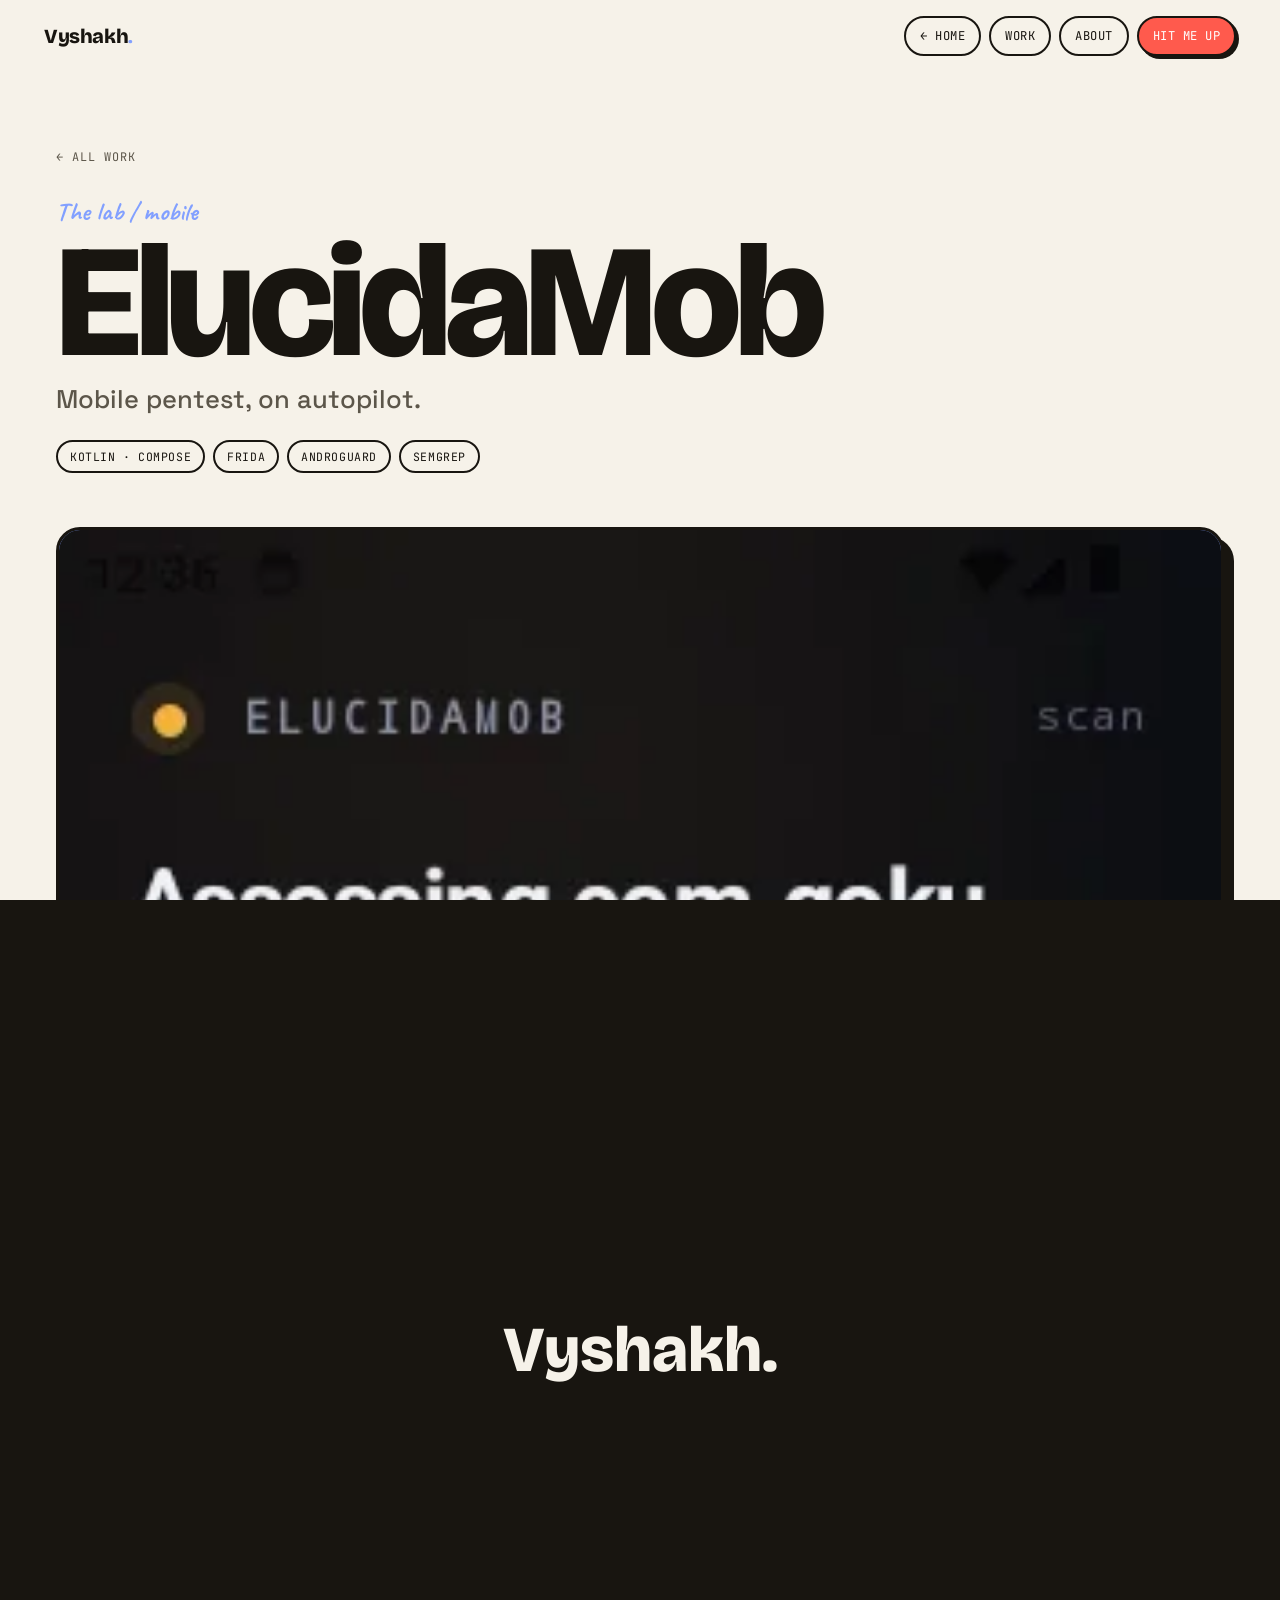
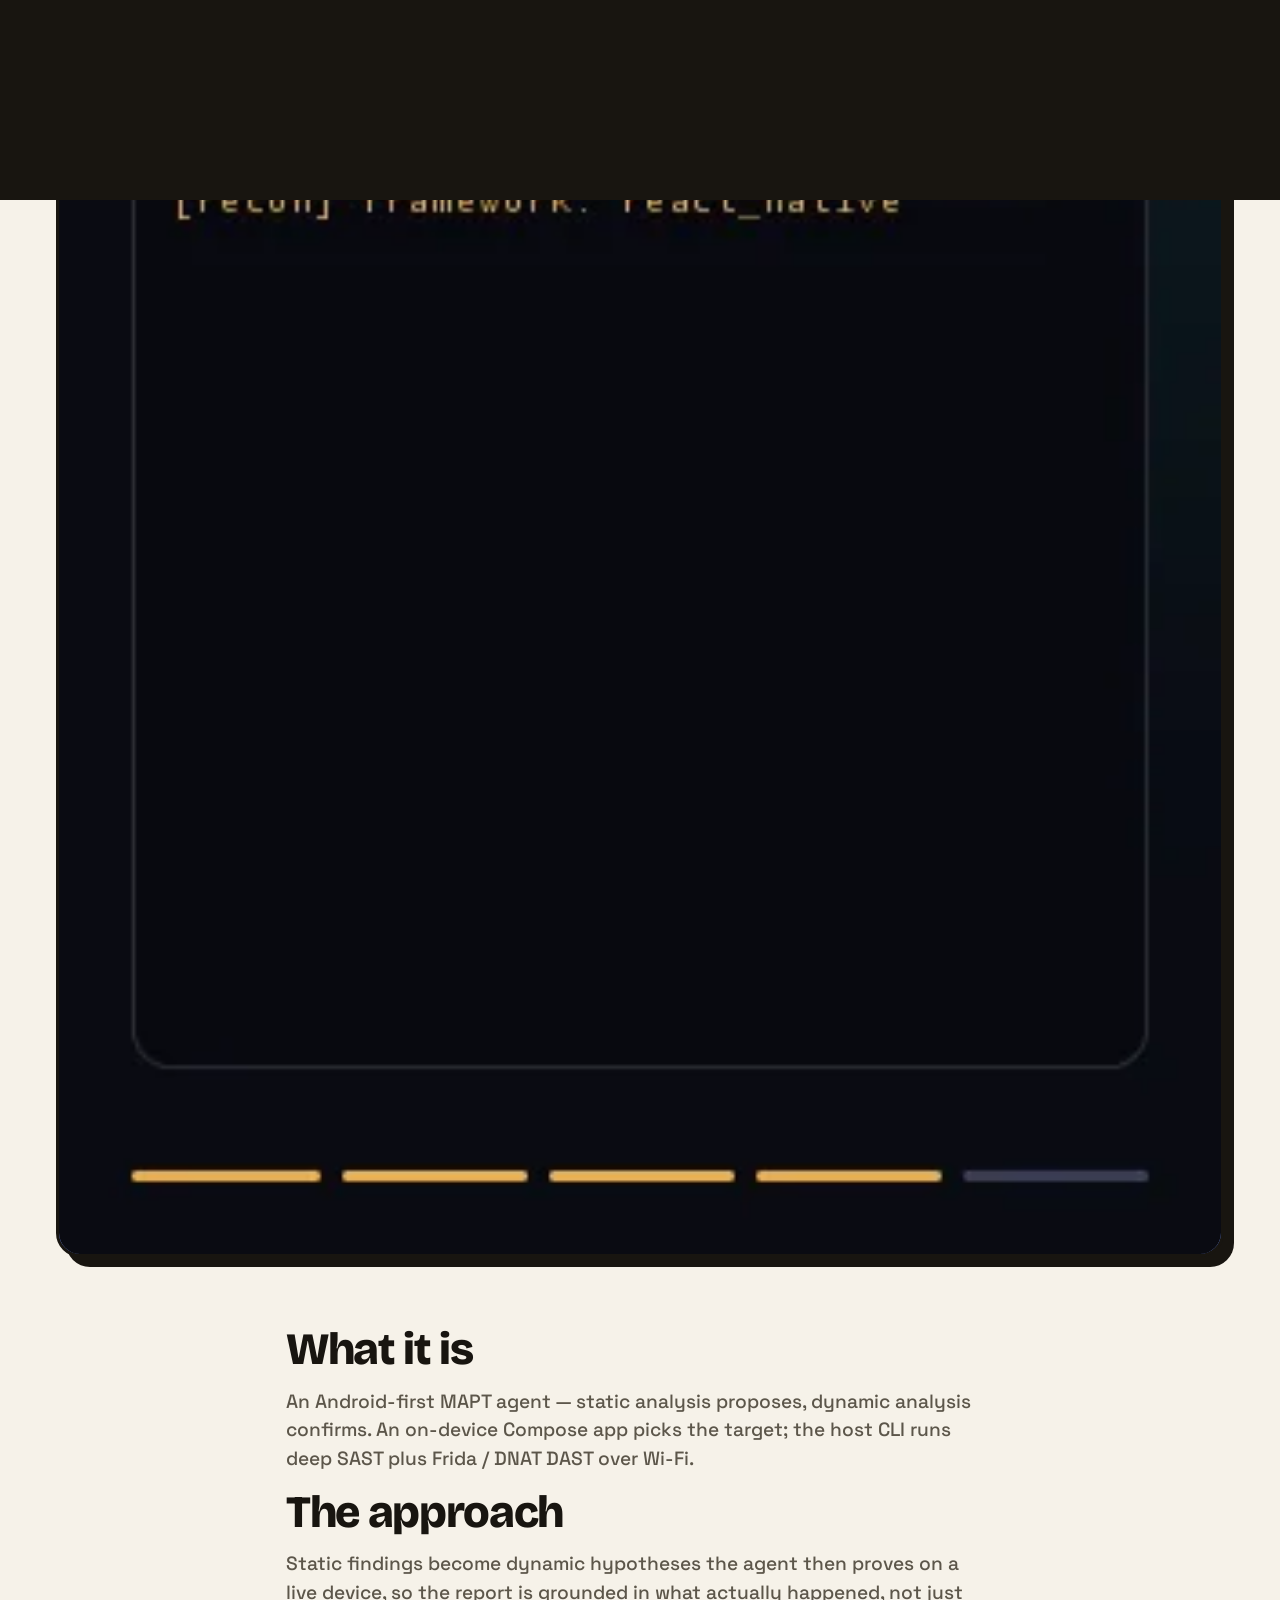
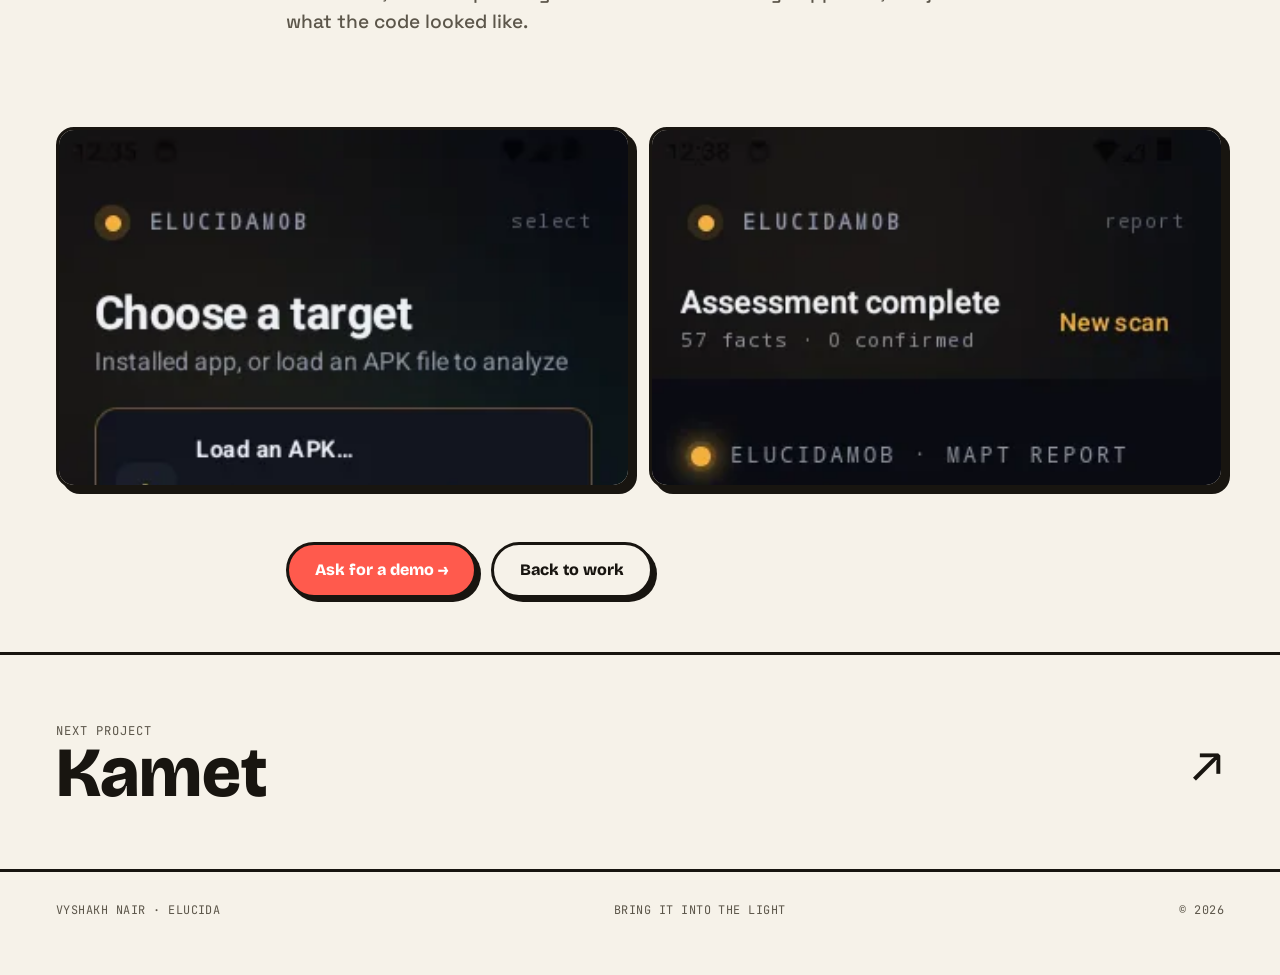
<file: work/elucidamob.html>
<!DOCTYPE html><html lang="en"><head>
<meta charset="UTF-8"><meta name="viewport" content="width=device-width, initial-scale=1">
<title>ElucidaMob — Vyshakh Nair</title><meta name="description" content="ElucidaMob — Mobile pentest, on autopilot.">
<link rel="preconnect" href="https://fonts.googleapis.com"><link rel="preconnect" href="https://fonts.gstatic.com" crossorigin>
<link href="https://fonts.googleapis.com/css2?family=Bricolage+Grotesque:opsz,wght@12..96,600;12..96,700;12..96,800&family=Space+Grotesk:wght@400;500;600;700&family=Caveat:wght@600;700&family=JetBrains+Mono:wght@500;700&display=swap" rel="stylesheet">
<link rel="stylesheet" href="../css/site.css?v=2">
<link rel="icon" href="data:image/svg+xml,<svg xmlns='http://www.w3.org/2000/svg' viewBox='0 0 100 100'><text y='.9em' font-size='90'>&#9670;</text></svg>">
</head><body>
<div class="veil"><span class="veil__w">Vyshakh.</span></div><header class="nav">
  <a href="../index.html" class="nav__brand">Vyshakh<b>.</b></a>
  <nav class="nav__links">
    <a href="../index.html" class="back">&larr; Home</a>
    <a href="../index.html#work">Work</a>
    <a href="../about.html">About</a>
    <a href="mailto:vyshakhg04@gmail.com" class="cta">Hit me up</a>
  </nav>
</header>
<article style="--pc:#82a0ff">
  <section class="phero">
    <a class="phero__back" href="../index.html#work">&larr; all work</a>
    <div class="phero__k">The lab / mobile</div>
    <h1 class="phero__name">ElucidaMob</h1>
    <p class="phero__line">Mobile pentest, on autopilot.</p>
    <div class="phero__tags"><span>Kotlin &middot; Compose</span><span>Frida</span><span>androguard</span><span>semgrep</span></div>
  </section>
  <div class="pmedia rv"><div class="pmedia__frame"><img src="../assets/lab/elucidamob-scan.webp" alt="ElucidaMob"></div></div>
  <div class="pbody rv"><h2>What it is</h2><p>An Android-first MAPT agent &mdash; static analysis proposes, dynamic analysis confirms. An on-device Compose app picks the target; the host CLI runs deep SAST plus Frida / DNAT DAST over Wi-Fi.</p><h2>The approach</h2><p>Static findings become dynamic hypotheses the agent then proves on a live device, so the report is grounded in what actually happened, not just what the code looked like.</p></div>
  <div class="pgallery rv"><figure><img src="../assets/lab/elucidamob-select.webp" alt="" loading="lazy"></figure><figure><img src="../assets/lab/elucidamob-report.webp" alt="" loading="lazy"></figure></div>
  <div class="pcta rv"><a class="btn btn--p" href="mailto:vyshakhg04@gmail.com?subject=ElucidaMob">Ask for a demo &rarr;</a><a class="btn btn--g" href="../index.html#work">Back to work</a></div>
  <nav class="pnext">
    <a href="kamet.html"><span><span class="pnext__l">Next project</span><br><span class="pnext__n">Kamet</span></span><span class="pnext__x">&#8599;</span></a>
  </nav>
</article>
<footer class="footer"><span>Vyshakh Nair &middot; Elucida</span><span>bring it into the light</span><span>&copy; 2026</span></footer>
<script src="../js/site.js?v=2"></script></body></html>
</file>
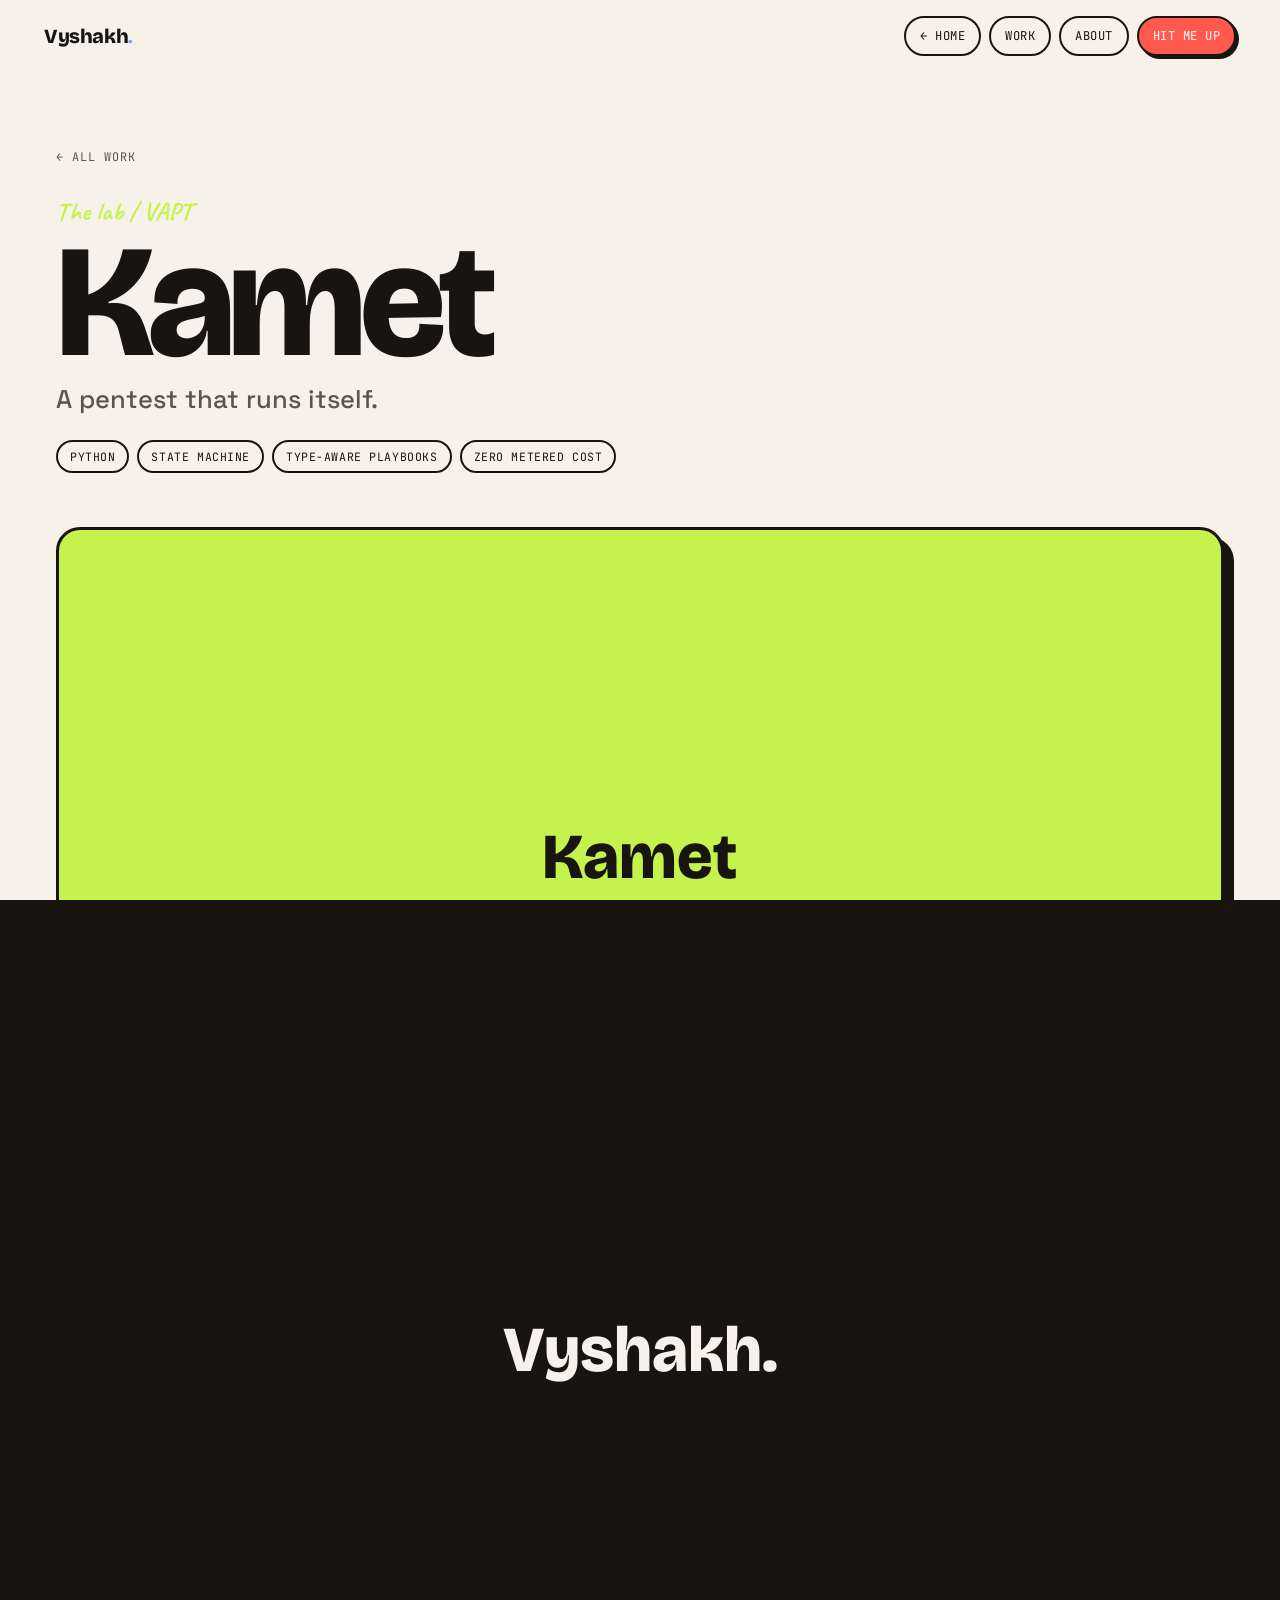
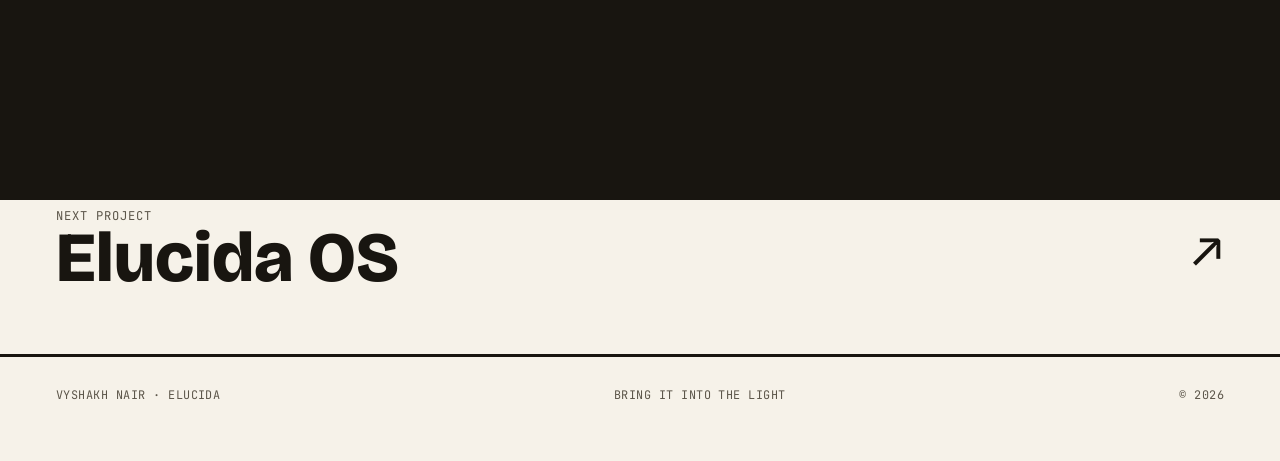
<file: work/kamet.html>
<!DOCTYPE html><html lang="en"><head>
<meta charset="UTF-8"><meta name="viewport" content="width=device-width, initial-scale=1">
<title>Kamet — Vyshakh Nair</title><meta name="description" content="Kamet — A pentest that runs itself.">
<link rel="preconnect" href="https://fonts.googleapis.com"><link rel="preconnect" href="https://fonts.gstatic.com" crossorigin>
<link href="https://fonts.googleapis.com/css2?family=Bricolage+Grotesque:opsz,wght@12..96,600;12..96,700;12..96,800&family=Space+Grotesk:wght@400;500;600;700&family=Caveat:wght@600;700&family=JetBrains+Mono:wght@500;700&display=swap" rel="stylesheet">
<link rel="stylesheet" href="../css/site.css?v=2">
<link rel="icon" href="data:image/svg+xml,<svg xmlns='http://www.w3.org/2000/svg' viewBox='0 0 100 100'><text y='.9em' font-size='90'>&#9670;</text></svg>">
</head><body>
<div class="veil"><span class="veil__w">Vyshakh.</span></div><header class="nav">
  <a href="../index.html" class="nav__brand">Vyshakh<b>.</b></a>
  <nav class="nav__links">
    <a href="../index.html" class="back">&larr; Home</a>
    <a href="../index.html#work">Work</a>
    <a href="../about.html">About</a>
    <a href="mailto:vyshakhg04@gmail.com" class="cta">Hit me up</a>
  </nav>
</header>
<article style="--pc:#c6f24e">
  <section class="phero">
    <a class="phero__back" href="../index.html#work">&larr; all work</a>
    <div class="phero__k">The lab / VAPT</div>
    <h1 class="phero__name">Kamet</h1>
    <p class="phero__line">A pentest that runs itself.</p>
    <div class="phero__tags"><span>Python</span><span>state machine</span><span>type-aware playbooks</span><span>zero metered cost</span></div>
  </section>
  <div class="pmedia rv"><div class="pmedia__frame"><div class="mono">Kamet</div></div></div>
  <div class="pbody rv"><h2>What it is</h2><p>A VAPT delivery platform that takes a security engagement from enquiry to signed report, unattended. Named after a 7,756 m Himalayan peak.</p><h2>How it works</h2><p>A durable state machine drives the engagement, type-aware playbooks decide what to run, and resource-aware concurrency keeps it moving without babysitting.</p></div>
  
  <div class="pcta rv"><a class="btn btn--p" href="https://github.com/VyshakhNaiR/kamet" target="_blank" rel="noopener">View on GitHub &#8599;</a><a class="btn btn--g" href="../index.html#work">Back to work</a></div>
  <nav class="pnext">
    <a href="elucida-os.html"><span><span class="pnext__l">Next project</span><br><span class="pnext__n">Elucida OS</span></span><span class="pnext__x">&#8599;</span></a>
  </nav>
</article>
<footer class="footer"><span>Vyshakh Nair &middot; Elucida</span><span>bring it into the light</span><span>&copy; 2026</span></footer>
<script src="../js/site.js?v=2"></script></body></html>
</file>
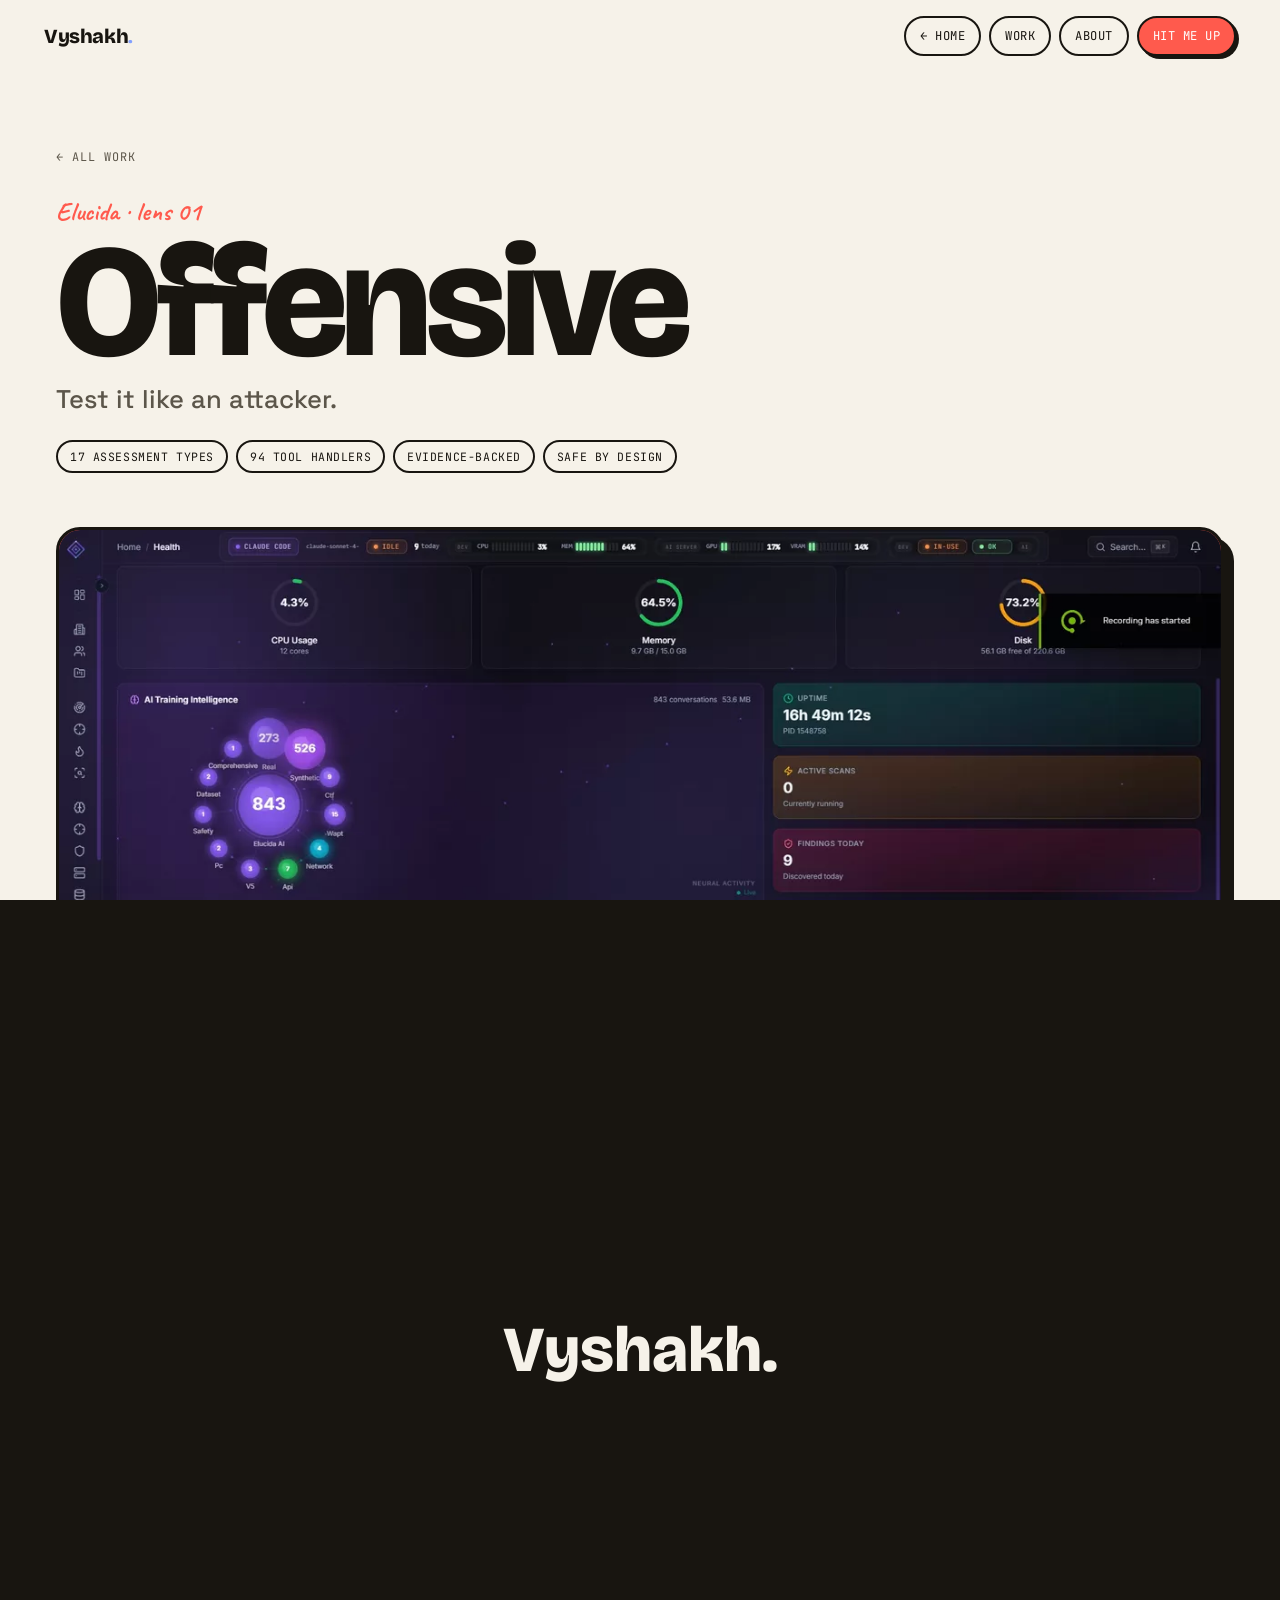
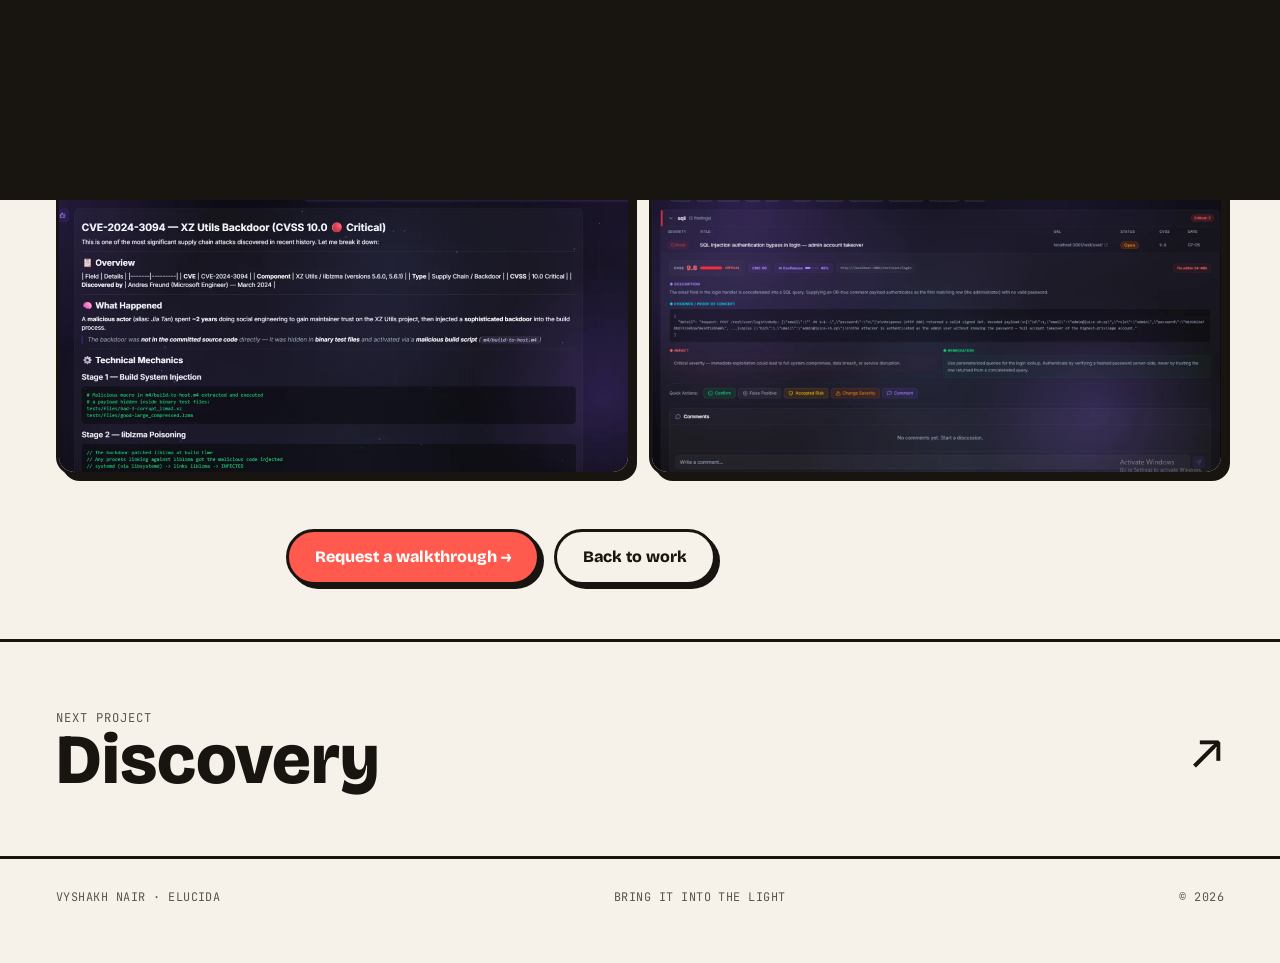
<file: work/offensive.html>
<!DOCTYPE html><html lang="en"><head>
<meta charset="UTF-8"><meta name="viewport" content="width=device-width, initial-scale=1">
<title>Offensive — Vyshakh Nair</title><meta name="description" content="Offensive — Test it like an attacker.">
<link rel="preconnect" href="https://fonts.googleapis.com"><link rel="preconnect" href="https://fonts.gstatic.com" crossorigin>
<link href="https://fonts.googleapis.com/css2?family=Bricolage+Grotesque:opsz,wght@12..96,600;12..96,700;12..96,800&family=Space+Grotesk:wght@400;500;600;700&family=Caveat:wght@600;700&family=JetBrains+Mono:wght@500;700&display=swap" rel="stylesheet">
<link rel="stylesheet" href="../css/site.css?v=2">
<link rel="icon" href="data:image/svg+xml,<svg xmlns='http://www.w3.org/2000/svg' viewBox='0 0 100 100'><text y='.9em' font-size='90'>&#9670;</text></svg>">
</head><body>
<div class="veil"><span class="veil__w">Vyshakh.</span></div><header class="nav">
  <a href="../index.html" class="nav__brand">Vyshakh<b>.</b></a>
  <nav class="nav__links">
    <a href="../index.html" class="back">&larr; Home</a>
    <a href="../index.html#work">Work</a>
    <a href="../about.html">About</a>
    <a href="mailto:vyshakhg04@gmail.com" class="cta">Hit me up</a>
  </nav>
</header>
<article style="--pc:#ff5a4d">
  <section class="phero">
    <a class="phero__back" href="../index.html#work">&larr; all work</a>
    <div class="phero__k">Elucida &middot; lens 01</div>
    <h1 class="phero__name">Offensive</h1>
    <p class="phero__line">Test it like an attacker.</p>
    <div class="phero__tags"><span>17 assessment types</span><span>94 tool handlers</span><span>evidence-backed</span><span>safe by design</span></div>
  </section>
  <div class="pmedia rv"><div class="pmedia__frame"><video data-lazy loop muted playsinline preload="none" poster="../assets/offensive/ai-engine-poster.webp"><source src="../assets/offensive/ai-engine.mp4" type="video/mp4"></video></div></div>
  <div class="pbody rv"><h2>The idea</h2><p>An AI engine that reasons through vulnerabilities like a senior pentester &mdash; forming hypotheses, chaining discoveries, and proving impact with real evidence, not just running fixed scans.</p><h2>What is inside</h2><p>17 assessment types across web, API, network, mobile, AI/ML and compliance; 94 tool handlers; a three-tier failover from the Claude API to a local model to a deterministic pipeline; and an operator chat to steer the engine mid-assessment. Every finding lands with a full CVSS / CWE / OWASP lifecycle.</p></div>
  <div class="pgallery rv"><figure><img src="../assets/offensive/ai-chat.webp" alt="" loading="lazy"></figure><figure><img src="../assets/offensive/poc-findings.webp" alt="" loading="lazy"></figure></div>
  <div class="pcta rv"><a class="btn btn--p" href="mailto:vyshakhg04@gmail.com?subject=Elucida%20Offensive">Request a walkthrough &rarr;</a><a class="btn btn--g" href="../index.html#work">Back to work</a></div>
  <nav class="pnext">
    <a href="discovery.html"><span><span class="pnext__l">Next project</span><br><span class="pnext__n">Discovery</span></span><span class="pnext__x">&#8599;</span></a>
  </nav>
</article>
<footer class="footer"><span>Vyshakh Nair &middot; Elucida</span><span>bring it into the light</span><span>&copy; 2026</span></footer>
<script src="../js/site.js?v=2"></script></body></html>
</file>
<file: css/site.css>
/* ======================================================================
   Elucida — Vyshakh Nair. Shared styles (bright Awwwards-pop, multi-page)
   ====================================================================== */
:root{
  --paper:#f6f2e9; --paper2:#efe9dc; --ink:#181510; --ink-dim:#5c564a;
  --blue:#82a0ff; --blue-rgb:130,160,255; --lilac:#f0befa; --lilac-rgb:240,190,250;
  --coral:#ff5a4d; --coral-rgb:255,90,77; --lime:#c6f24e; --sun:#ffd23f;
  --ease:cubic-bezier(.22,1,.36,1); --back:cubic-bezier(.34,1.56,.64,1); --maxw:1280px;
}
*{ box-sizing:border-box; margin:0; padding:0; }
html{ scroll-behavior:smooth; -webkit-text-size-adjust:100%; }
body{ background:var(--paper); color:var(--ink); font-family:'Space Grotesk',system-ui,sans-serif; line-height:1.5; overflow-x:hidden; -webkit-font-smoothing:antialiased; }
h1,h2,h3{ font-family:'Bricolage Grotesque',sans-serif; font-weight:800; line-height:.9; letter-spacing:-.03em; }
a{ color:inherit; text-decoration:none; }
img,video{ max-width:100%; display:block; }
::selection{ background:var(--blue); color:#fff; }
:focus-visible{ outline:3px solid var(--coral); outline-offset:2px; }
.mono{ font-family:'JetBrains Mono',monospace; }
.hand{ font-family:'Caveat',cursive; }

/* ---------- Nav ---------- */
.nav{ position:fixed; top:0; left:0; right:0; z-index:90; display:flex; align-items:center; gap:20px; padding:16px clamp(18px,4vw,44px); }
.nav__brand{ font-family:'Bricolage Grotesque'; font-weight:800; font-size:1.25rem; letter-spacing:-.02em; }
.nav__brand b{ color:var(--blue); }
.nav__links{ margin-left:auto; display:flex; gap:8px; align-items:center; }
.nav__links a{ font-family:'JetBrains Mono',monospace; font-size:.76rem; text-transform:uppercase; letter-spacing:.04em; padding:9px 14px; border:2px solid var(--ink); border-radius:999px; background:var(--paper); transition:.18s var(--ease); }
.nav__links a:hover,.nav__links a[aria-current]{ background:var(--ink); color:var(--paper); transform:translateY(-2px); }
.nav__links a.cta{ background:var(--coral); color:#fff; box-shadow:3px 3px 0 var(--ink); }
.nav__links a.cta:hover{ background:var(--ink); }
@media (max-width:640px){ .nav__links a:not(.cta):not(.back){ display:none; } }

/* ---------- Section shell ---------- */
.sec{ max-width:var(--maxw); margin:0 auto; padding:clamp(70px,11vh,140px) clamp(18px,5vw,56px); position:relative; }
.eyebrow{ font-family:'Caveat',cursive; font-weight:700; font-size:1.5rem; color:var(--blue); transform:rotate(-2deg); display:inline-block; margin-bottom:12px; }
.eyebrow::before{ content:'\2726 '; }
.h2{ font-size:clamp(2.4rem,7vw,5.4rem); letter-spacing:-.03em; text-wrap:balance; }
.h2 em{ font-style:normal; color:var(--coral); }
.h2 .u{ background:linear-gradient(transparent 62%, var(--sun) 62%); }

/* reveal */
.rv{ opacity:0; transform:translateY(30px); transition:opacity .7s var(--ease),transform .7s var(--ease); }
.rv.in{ opacity:1; transform:none; }
.rv[data-d="1"]{ transition-delay:.08s } .rv[data-d="2"]{ transition-delay:.16s } .rv[data-d="3"]{ transition-delay:.24s }
@media (prefers-reduced-motion:reduce){ .rv{ opacity:1; transform:none; } }

/* badges */
.badge{ font-family:'Caveat',cursive; font-weight:700; font-size:1.15rem; padding:5px 15px; border:2.5px solid var(--ink); border-radius:999px; display:inline-flex; align-items:center; gap:6px; box-shadow:3px 3px 0 var(--ink); }
.badge.blue{ background:var(--blue); } .badge.lilac{ background:var(--lilac); } .badge.lime{ background:var(--lime); } .badge.sun{ background:var(--sun); } .badge.coral{ background:var(--coral); color:#fff; }

/* ---------- HERO (home, draggable cards) ---------- */
.hero{ position:relative; min-height:98vh; padding-top:clamp(80px,10vh,110px); overflow:hidden; }
#stage{ position:absolute; inset:0; z-index:2; }
.hero__inner{ position:relative; z-index:1; max-width:var(--maxw); margin:0 auto; padding:clamp(250px,38vh,380px) clamp(18px,5vw,56px) 0; pointer-events:none; text-align:center; }
.hero__kick{ font-family:'JetBrains Mono',monospace; font-size:.8rem; text-transform:uppercase; letter-spacing:.14em; color:var(--ink-dim); margin-bottom:16px; }
.hero__title{ font-size:clamp(3rem,10vw,9rem); line-height:.86; letter-spacing:-.035em; max-width:16ch; margin:0 auto; }
.hero__title em{ font-style:normal; color:var(--coral); }
.hero__sub{ max-width:52ch; margin:26px auto 0; font-size:clamp(1.05rem,1.6vw,1.35rem); color:var(--ink-dim); font-weight:500; }
.hero__sub b{ color:var(--ink); }
.hero__hint{ font-family:'Caveat',cursive; font-weight:700; font-size:1.4rem; color:var(--blue); margin-top:14px; transform:rotate(-2deg); display:inline-block; }
.obj{ position:absolute; left:0; top:0; will-change:transform; transform-origin:center; cursor:grab; pointer-events:auto; }
.obj:active{ cursor:grabbing; }
.pcard{ width:210px; border:3px solid var(--ink); border-radius:18px; overflow:hidden; background:var(--paper); box-shadow:6px 6px 0 var(--ink); }
.pcard__media{ height:116px; overflow:hidden; border-bottom:3px solid var(--ink); background:var(--cc,var(--blue)); position:relative; }
.pcard__media img{ width:100%; height:100%; object-fit:cover; }
.pcard__mono{ position:absolute; inset:0; display:grid; place-items:center; font-family:'Bricolage Grotesque'; font-weight:800; font-size:1.8rem; color:var(--ink); }
.pcard__b{ padding:11px 14px; } .pcard__n{ font-family:'Bricolage Grotesque'; font-weight:800; font-size:1.1rem; }
.pcard__t{ font-family:'JetBrains Mono',monospace; font-size:.58rem; text-transform:uppercase; letter-spacing:.06em; color:var(--ink-dim); margin-top:2px; }
.pcard__tag{ position:absolute; top:9px; right:9px; z-index:2; font-family:'Caveat',cursive; font-weight:700; font-size:.95rem; padding:1px 10px; border:2px solid var(--ink); border-radius:999px; background:var(--sun); box-shadow:2px 2px 0 var(--ink); transform:rotate(4deg); }
.sbadge{ font-family:'Caveat',cursive; font-weight:700; font-size:1.2rem; padding:6px 16px; border:2.5px solid var(--ink); border-radius:999px; box-shadow:3px 3px 0 var(--ink); white-space:nowrap; }

/* ---------- Work grid (home) ---------- */
.work{ display:grid; grid-template-columns:repeat(2,1fr); gap:22px; margin-top:44px; }
.tile{ position:relative; display:block; border:3px solid var(--ink); border-radius:22px; overflow:hidden; background:var(--paper); box-shadow:7px 7px 0 var(--ink); transition:transform .3s var(--back),box-shadow .3s; }
.tile:hover{ transform:translate(-3px,-3px); box-shadow:12px 12px 0 var(--tc,var(--blue)); }
.tile--big{ grid-column:span 2; }
.tile__media{ aspect-ratio:16/9; overflow:hidden; border-bottom:3px solid var(--ink); background:var(--tc,var(--blue)); position:relative; }
.tile--big .tile__media{ aspect-ratio:16/7; }
.tile__media img,.tile__media video{ width:100%; height:100%; object-fit:cover; transition:transform .7s var(--ease); }
.tile:hover .tile__media img,.tile:hover .tile__media video{ transform:scale(1.04); }
.tile__mono{ position:absolute; inset:0; display:grid; place-items:center; font-family:'Bricolage Grotesque'; font-weight:800; font-size:clamp(2rem,5vw,3.4rem); color:var(--ink); }
.tile__row{ display:flex; align-items:center; gap:14px; padding:18px 22px; flex-wrap:wrap; }
.tile__n{ font-family:'Bricolage Grotesque'; font-weight:800; font-size:clamp(1.4rem,2.6vw,2.1rem); }
.tile__line{ color:var(--ink-dim); font-weight:500; }
.tile__tags{ margin-left:auto; display:flex; gap:6px; flex-wrap:wrap; }
.tile__tags span{ font-family:'JetBrains Mono',monospace; font-size:.66rem; text-transform:uppercase; letter-spacing:.05em; padding:4px 9px; border:2px solid var(--ink); border-radius:999px; }
.tile__go{ position:absolute; top:14px; right:14px; z-index:2; width:46px; height:46px; border-radius:50%; border:3px solid var(--ink); background:var(--tc,var(--blue)); display:grid; place-items:center; font-size:1.2rem; box-shadow:3px 3px 0 var(--ink); transition:transform .3s var(--back); }
.tile:hover .tile__go{ transform:rotate(45deg); }
@media (max-width:720px){ .work{ grid-template-columns:1fr; } .tile--big{ grid-column:span 1; } }

/* ---------- Marquee ---------- */
.marq{ overflow:hidden; padding:16px 0; background:var(--blue); border-top:3px solid var(--ink); border-bottom:3px solid var(--ink); white-space:nowrap; }
.marq.lilac{ background:var(--lilac); }
.marq__t{ display:inline-flex; gap:26px; align-items:center; animation:marq 24s linear infinite; }
@keyframes marq{ to{ transform:translateX(-50%); } }
.marq__t span{ font-family:'Bricolage Grotesque'; font-weight:800; font-size:clamp(1.4rem,3.6vw,2.4rem); display:inline-flex; align-items:center; gap:26px; }
.marq__t span::after{ content:'\2726'; }
@media (prefers-reduced-motion:reduce){ .marq__t{ animation:none; } }

/* ---------- About ---------- */
.about{ display:grid; grid-template-columns:1.1fr .9fr; gap:clamp(28px,5vw,60px); align-items:center; }
.about__p{ font-size:clamp(1.1rem,1.6vw,1.4rem); color:var(--ink-dim); font-weight:500; max-width:52ch; margin-top:16px; }
.about__p b{ color:var(--ink); }
.traits{ list-style:none; display:flex; flex-wrap:wrap; gap:9px; margin-top:22px; }
.crew{ display:grid; grid-template-columns:1fr 1fr; gap:14px; }
.crew figure{ position:relative; border:3px solid var(--ink); border-radius:16px; overflow:hidden; box-shadow:5px 5px 0 var(--ink); background:var(--paper2); }
.crew figure:nth-child(1){ grid-column:span 2; }
.crew img,.crew video{ width:100%; aspect-ratio:16/10; object-fit:cover; }
.crew figure:nth-child(1) img{ aspect-ratio:16/7; }
.crew figcaption{ font-family:'Caveat',cursive; font-weight:700; font-size:1.1rem; padding:6px 12px; border-top:2px solid var(--ink); }
@media (max-width:820px){ .about{ grid-template-columns:1fr; } }

/* ---------- Services ---------- */
.svc{ margin-top:40px; border-top:3px solid var(--ink); }
.srow{ display:grid; grid-template-columns:auto 1fr auto; gap:24px; align-items:center; padding:26px 6px; border-bottom:3px solid var(--ink); transition:background .25s,padding-left .25s var(--ease); }
.srow:hover{ background:var(--lilac); padding-left:20px; }
.srow__n{ font-family:'JetBrains Mono',monospace; font-size:.9rem; color:var(--ink-dim); }
.srow__t{ font-family:'Bricolage Grotesque'; font-weight:800; font-size:clamp(1.4rem,3vw,2.4rem); }
.srow__d{ color:var(--ink-dim); font-weight:500; max-width:40ch; text-align:right; }
@media (max-width:640px){ .srow{ grid-template-columns:auto 1fr; } .srow__d{ display:none; } }

/* ---------- Contact ---------- */
.contact{ text-align:center; }
.contact__big{ font-family:'Bricolage Grotesque'; font-weight:800; font-size:clamp(2.4rem,9vw,7rem); line-height:.9; letter-spacing:-.03em; }
.contact__big em{ font-style:normal; color:var(--blue); }
.contact__mail{ display:inline-block; margin:22px 0; font-family:'Bricolage Grotesque'; font-weight:800; font-size:clamp(1.4rem,5vw,3rem); border-bottom:4px solid var(--coral); transition:color .2s; }
.contact__mail:hover{ color:var(--coral); }
.contact__row{ display:flex; gap:14px; justify-content:center; flex-wrap:wrap; margin-top:12px; }
.footer{ max-width:var(--maxw); margin:0 auto; padding:30px clamp(18px,5vw,56px) 56px; border-top:3px solid var(--ink); display:flex; justify-content:space-between; gap:12px; flex-wrap:wrap; font-family:'JetBrains Mono',monospace; font-size:.74rem; text-transform:uppercase; letter-spacing:.04em; color:var(--ink-dim); }

/* ======================================================================
   PROJECT (case-study) page
   ====================================================================== */
.phero{ max-width:var(--maxw); margin:0 auto; padding:clamp(120px,16vh,180px) clamp(18px,5vw,56px) 0; }
.phero__back{ font-family:'JetBrains Mono',monospace; font-size:.74rem; text-transform:uppercase; letter-spacing:.08em; color:var(--ink-dim); display:inline-flex; gap:8px; margin-bottom:26px; }
.phero__back:hover{ color:var(--coral); }
.phero__k{ font-family:'Caveat',cursive; font-weight:700; font-size:1.6rem; color:var(--pc,var(--blue)); }
.phero__name{ font-family:'Bricolage Grotesque'; font-weight:800; font-size:clamp(3.4rem,13vw,10rem); line-height:.84; letter-spacing:-.04em; margin:4px 0 10px; }
.phero__line{ font-size:clamp(1.15rem,2vw,1.7rem); color:var(--ink-dim); font-weight:500; max-width:40ch; }
.phero__tags{ display:flex; gap:8px; flex-wrap:wrap; margin-top:22px; }
.phero__tags span{ font-family:'JetBrains Mono',monospace; font-size:.72rem; text-transform:uppercase; letter-spacing:.05em; padding:6px 12px; border:2px solid var(--ink); border-radius:999px; }
.pmedia{ max-width:var(--maxw); margin:clamp(40px,6vh,70px) auto 0; padding:0 clamp(18px,5vw,56px); }
.pmedia__frame{ border:3px solid var(--ink); border-radius:24px; overflow:hidden; background:var(--pc,var(--blue)); box-shadow:10px 10px 0 var(--ink); }
.pmedia__frame img,.pmedia__frame video{ width:100%; display:block; }
.pmedia__frame .mono{ aspect-ratio:16/9; display:grid; place-items:center; font-family:'Bricolage Grotesque'; font-weight:800; font-size:clamp(2.4rem,7vw,4rem); color:var(--ink); }
.pbody{ max-width:820px; margin:0 auto; padding:clamp(50px,8vh,90px) clamp(18px,5vw,56px); }
.pbody h2{ font-size:clamp(1.8rem,4vw,2.8rem); margin:0 0 18px; }
.pbody p{ font-size:clamp(1.05rem,1.5vw,1.25rem); color:var(--ink-dim); font-weight:500; margin-bottom:18px; }
.pbody p b{ color:var(--ink); }
.pbody .badge{ margin:2px 4px 2px 0; }
.pgallery{ max-width:var(--maxw); margin:0 auto; padding:0 clamp(18px,5vw,56px) clamp(40px,6vh,70px); display:grid; grid-template-columns:1fr 1fr; gap:18px; }
.pgallery figure{ border:3px solid var(--ink); border-radius:18px; overflow:hidden; box-shadow:6px 6px 0 var(--ink); background:var(--paper2); }
.pgallery img{ width:100%; aspect-ratio:16/10; object-fit:cover; object-position:top; }
@media (max-width:640px){ .pgallery{ grid-template-columns:1fr; } }
.pcta{ max-width:820px; margin:0 auto; padding:0 clamp(18px,5vw,56px) clamp(40px,6vh,70px); display:flex; gap:14px; flex-wrap:wrap; align-items:center; }
.btn{ font-family:'Bricolage Grotesque'; font-weight:800; font-size:1rem; border:3px solid var(--ink); border-radius:999px; padding:13px 26px; cursor:pointer; box-shadow:4px 4px 0 var(--ink); transition:transform .15s var(--back); display:inline-flex; gap:8px; }
.btn--p{ background:var(--coral); color:#fff; } .btn--p:hover{ transform:translate(-2px,-2px); }
.btn--g{ background:var(--paper); } .btn--g:hover{ transform:translate(-2px,-2px); }
.pnext{ border-top:3px solid var(--ink); }
.pnext a{ max-width:var(--maxw); margin:0 auto; display:flex; align-items:center; justify-content:space-between; gap:20px; padding:clamp(40px,7vh,80px) clamp(18px,5vw,56px); transition:background .25s; }
.pnext a:hover{ background:var(--sun); }
.pnext__l{ font-family:'JetBrains Mono',monospace; font-size:.76rem; text-transform:uppercase; letter-spacing:.08em; color:var(--ink-dim); }
.pnext__n{ font-family:'Bricolage Grotesque'; font-weight:800; font-size:clamp(2rem,6vw,4.4rem); line-height:.9; }
.pnext__x{ font-size:clamp(2rem,5vw,3.4rem); }

/* ---------- Page-transition veil ---------- */
.veil{ position:fixed; inset:0; z-index:400; background:var(--ink); transform:translateY(100%); pointer-events:none; }
.veil.in{ transform:translateY(0); transition:transform .5s var(--ease); }
.veil.out{ transform:translateY(-100%); transition:transform .5s var(--ease); }
.veil__w{ position:absolute; inset:0; display:grid; place-items:center; font-family:'Bricolage Grotesque'; font-weight:800; font-size:clamp(2rem,7vw,4rem); color:var(--paper); }
@media (prefers-reduced-motion:reduce){ .veil{ display:none; } }

/* ---------- Immersive WebGL hero backdrop ---------- */
#webgl{ position:absolute; inset:0; z-index:0; pointer-events:none; display:block; }
.hero__inner{ z-index:1; } #stage{ z-index:2; }

/* ---------- Live GitHub panel ---------- */
.gh{ margin-top:40px; display:grid; grid-template-columns:repeat(4,1fr); gap:0; border:3px solid var(--ink); border-radius:20px; overflow:hidden; background:var(--paper); box-shadow:8px 8px 0 var(--ink); }
.gh__load{ grid-column:1/-1; padding:40px; text-align:center; font-family:'JetBrains Mono',monospace; color:var(--ink-dim); }
.gh__cell{ padding:26px 22px; border-right:3px solid var(--ink); }
.gh__cell:last-child{ border-right:0; }
.gh__n{ font-family:'Bricolage Grotesque'; font-weight:800; font-size:clamp(2.2rem,5vw,3.4rem); line-height:.9; font-variant-numeric:tabular-nums; }
.gh__l{ font-family:'JetBrains Mono',monospace; font-size:.68rem; letter-spacing:.08em; text-transform:uppercase; color:var(--ink-dim); margin-top:8px; }
.gh__live{ display:inline-flex; align-items:center; gap:6px; }
.gh__live::before{ content:''; width:8px; height:8px; border-radius:50%; background:var(--coral); box-shadow:0 0 8px var(--coral); animation:ghblink 1.6s steps(2) infinite; }
@keyframes ghblink{ 50%{ opacity:.3; } }
.gh__langs{ grid-column:1/-1; border-top:3px solid var(--ink); padding:20px 22px; }
.gh__bar{ display:flex; height:22px; border:2px solid var(--ink); border-radius:999px; overflow:hidden; }
.gh__bar i{ display:block; height:100%; }
.gh__key{ display:flex; flex-wrap:wrap; gap:14px; margin-top:12px; font-family:'JetBrains Mono',monospace; font-size:.72rem; color:var(--ink-dim); }
.gh__key span{ display:inline-flex; align-items:center; gap:6px; } .gh__key i{ width:12px; height:12px; border:1.5px solid var(--ink); display:inline-block; }
@media (max-width:760px){ .gh{ grid-template-columns:1fr 1fr; } .gh__cell:nth-child(2){ border-right:0; } }
</file>
